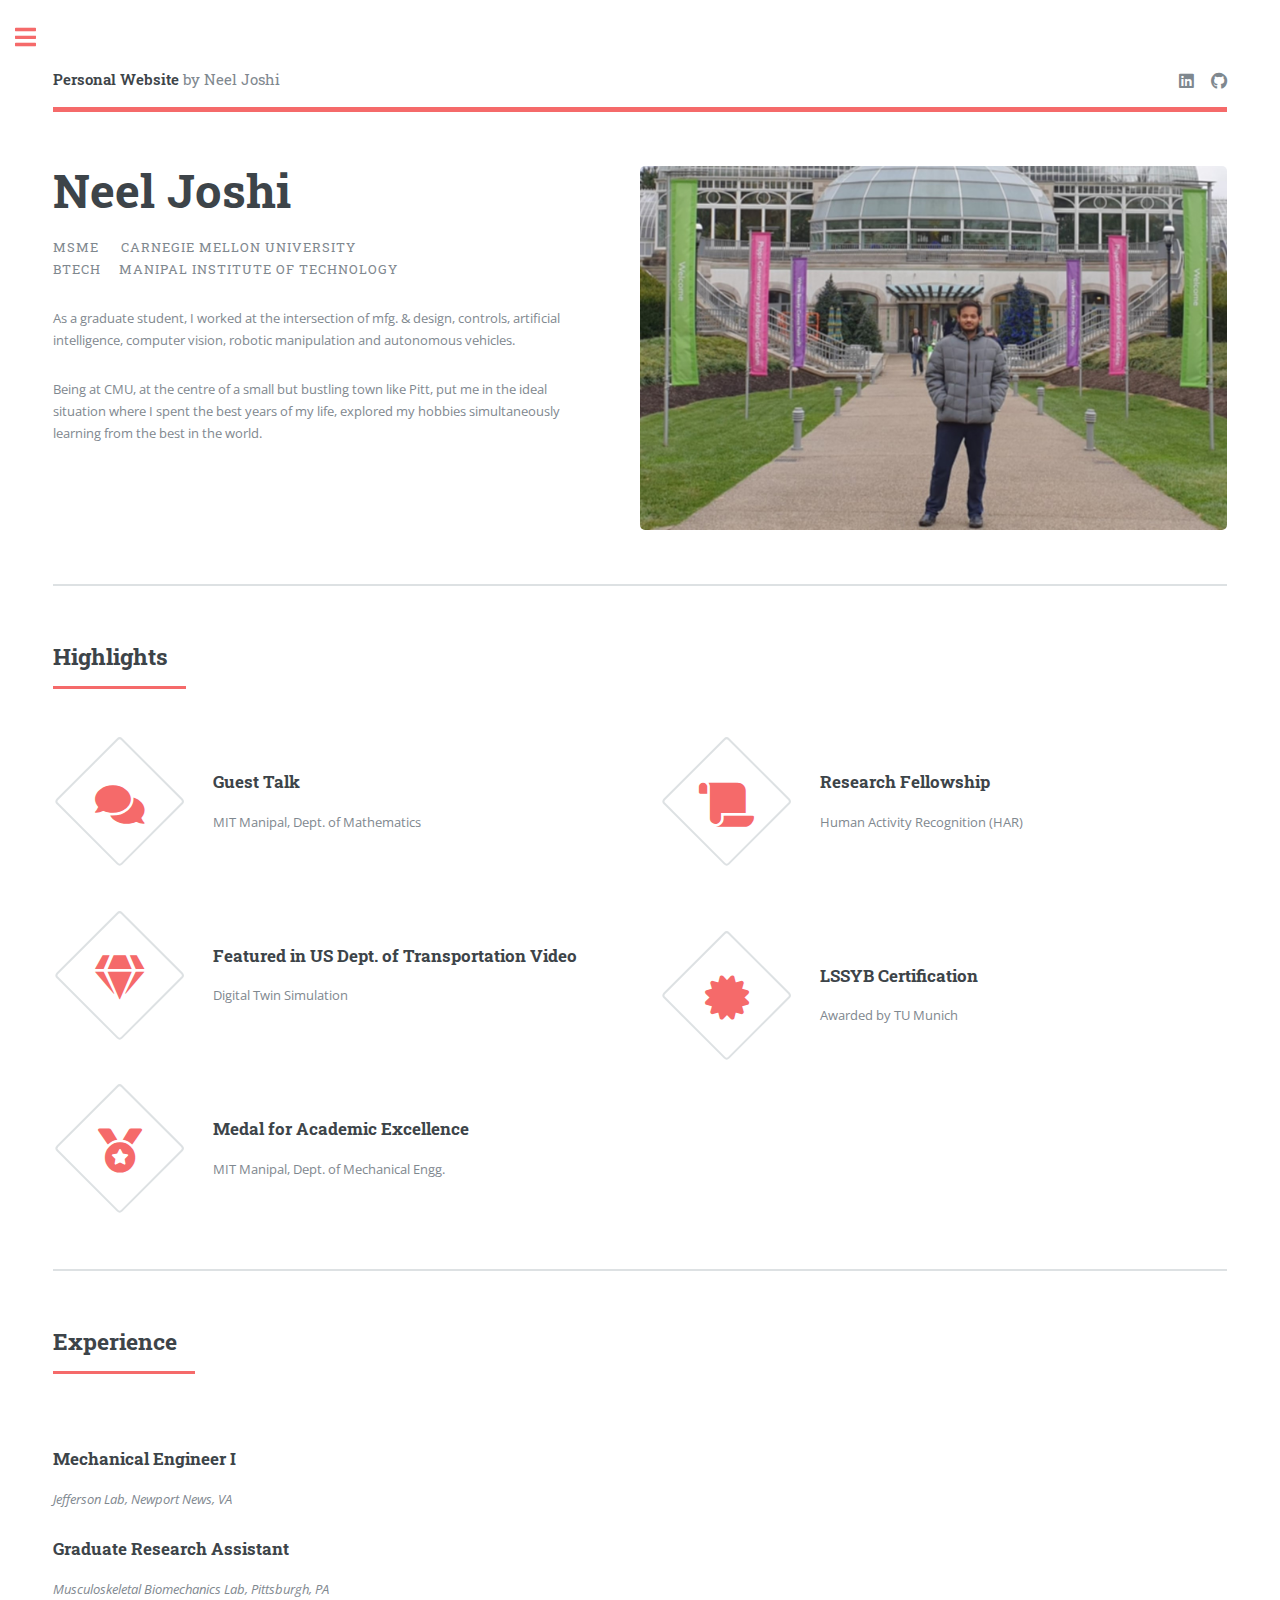
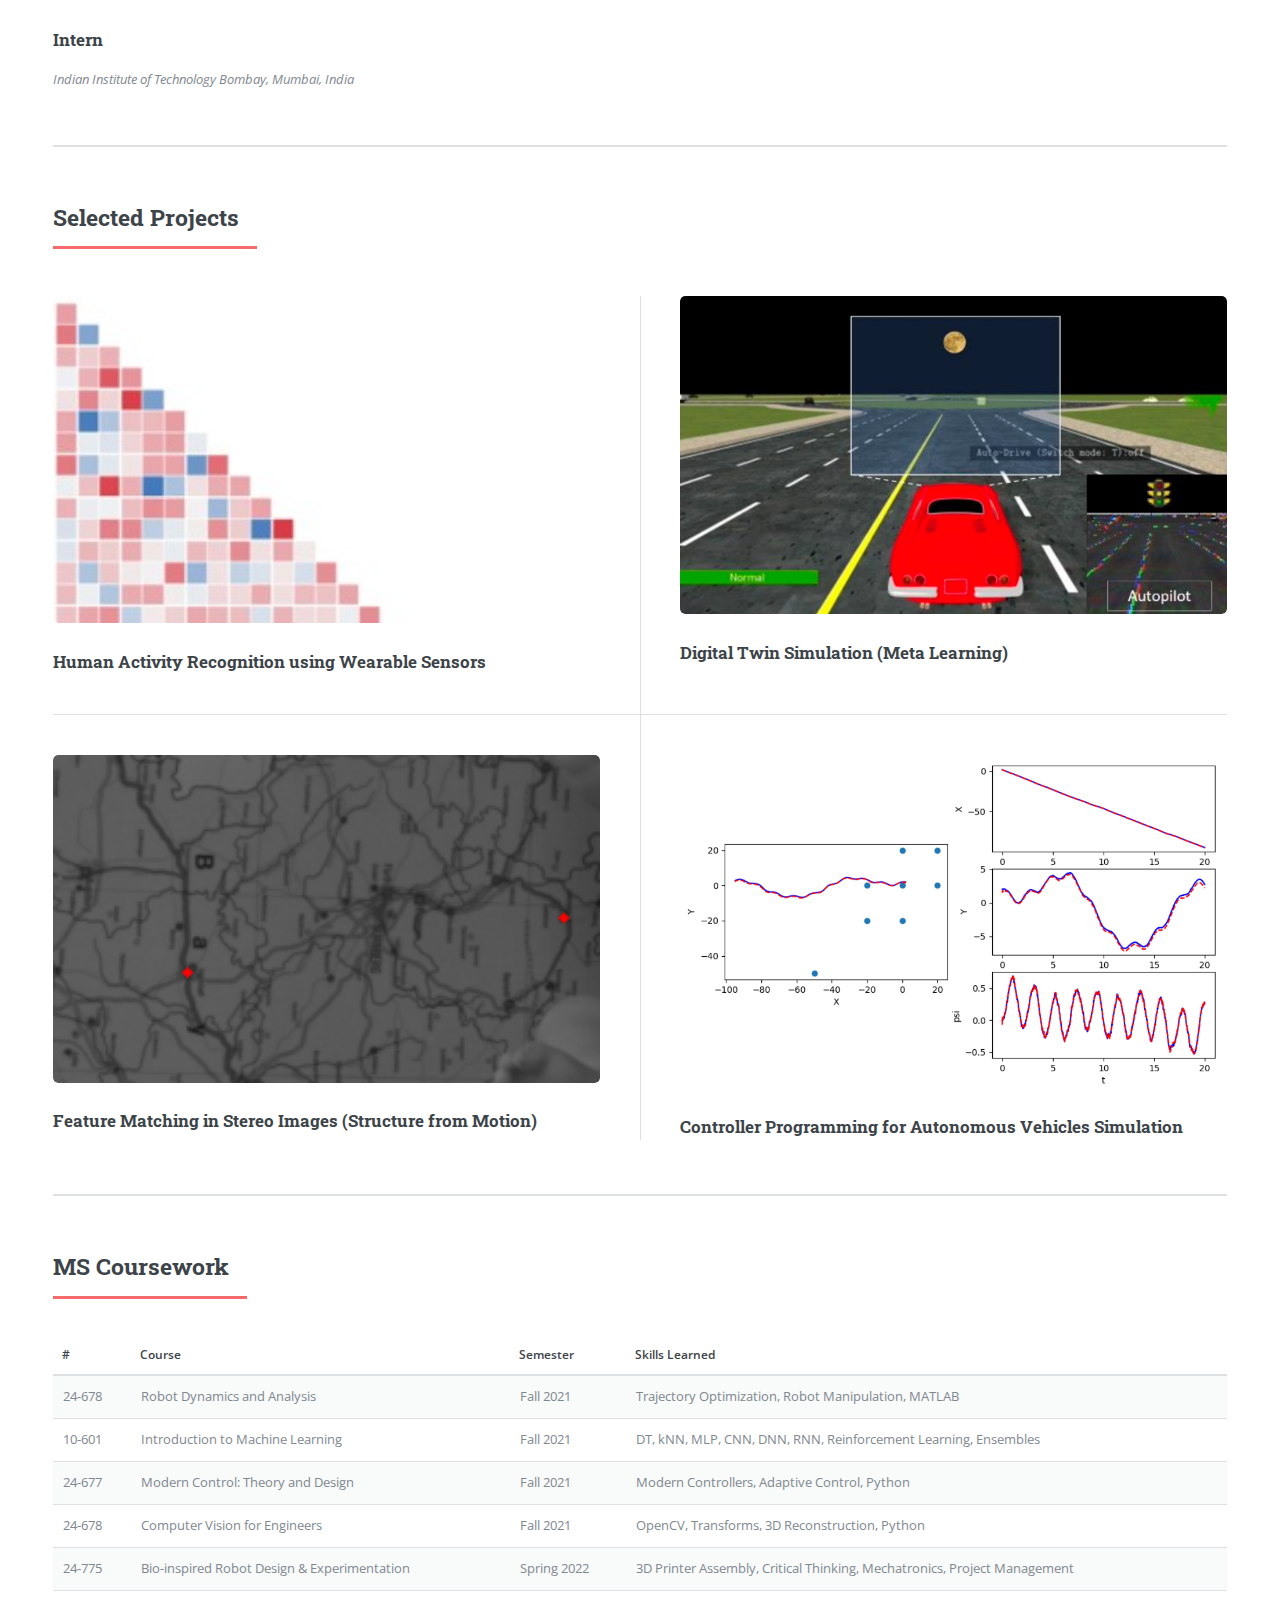
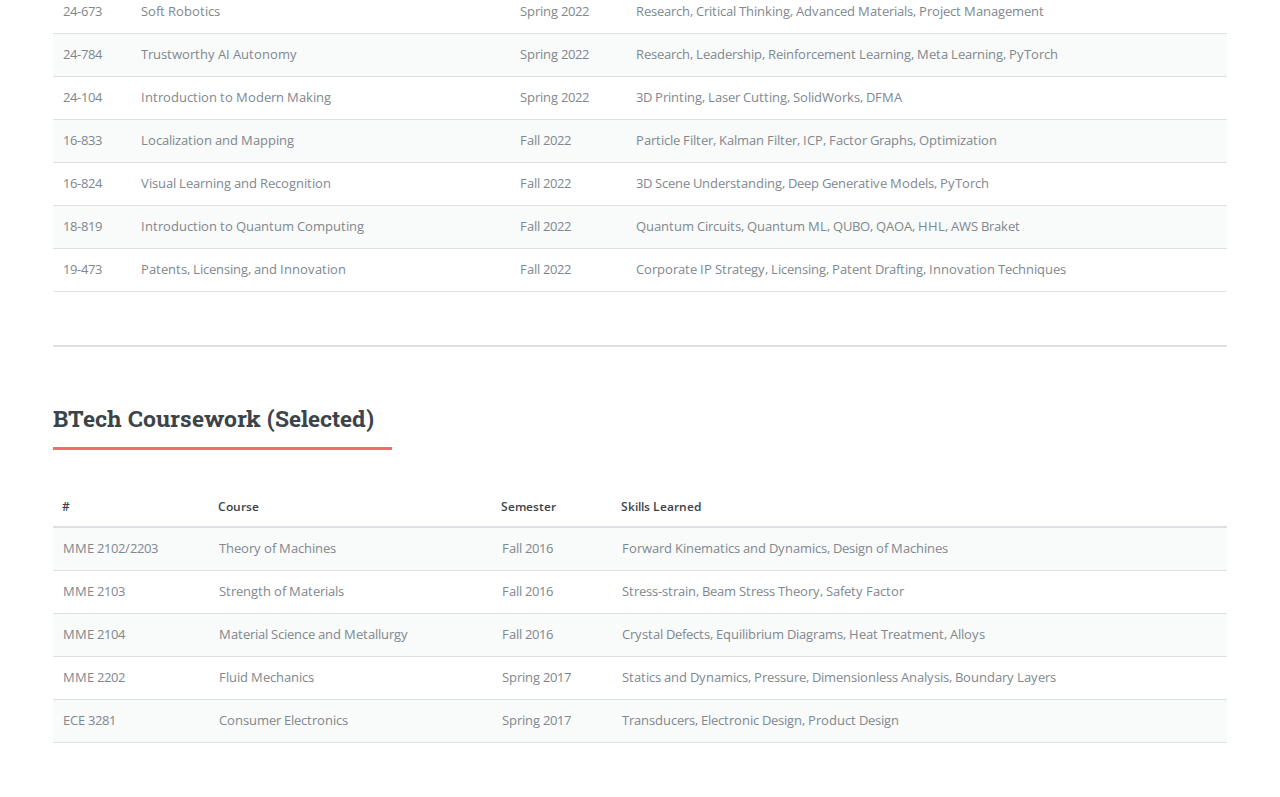
<file: index.html>
<!DOCTYPE HTML>
<!--
	Editorial by HTML5 UP
	html5up.net | @ajlkn
	Free for personal and commercial use under the CCA 3.0 license (html5up.net/license)
-->
<html>
	<head>
		<!-- Google tag (gtag.js) -->
		<script async src="https://www.googletagmanager.com/gtag/js?id=G-4N1E99E00S"></script>
		<script>
		  window.dataLayer = window.dataLayer || [];
		  function gtag(){dataLayer.push(arguments);}
		  gtag('js', new Date());
		
		  gtag('config', 'G-4N1E99E00S');
		</script>
		
		<title>Portfolio</title>
		<meta charset="utf-8" />
		<meta name="viewport" content="width=device-width, initial-scale=1, user-scalable=no" />
		<link rel="stylesheet" href="assets/css/main.css" />
	</head>
	<body class="is-preload">

		<!-- Wrapper -->
			<div id="wrapper">

				<!-- Main -->
					<div id="main">
						<div class="inner">

							<!-- Header -->
								<header id="header">
									<a href="index.html" class="logo"><strong>Personal Website</strong> by Neel Joshi</a>
									<ul class="icons">
										<li><a href="http://www.linkedin.com/in/neeldjoshi" class="icon brands fa-linkedin"><span class="label">Linkedin</span></a></li>
										<!-- <li><a href="#" class="icon brands fa-twitter"><span class="label">Twitter</span></a></li> -->
										<li><a href="https://github.com/neeldjoshi97" class="icon brands fa-github"><span class="label">Github</span></a></li>
										<!-- <li><a href="#" class="icon brands fa-facebook-f"><span class="label">Facebook</span></a></li> -->
										<!-- <li><a href="#" class="icon brands fa-snapchat-ghost"><span class="label">Snapchat</span></a></li> -->
									</ul>
								</header>

							<!-- Banner -->
								<section id="banner">
									<div class="content">
										<header>
											<h1>Neel Joshi</h1>
											<!-- <p>Consultant for Industry 4.0</p> -->
											<p>MSME &emsp; Carnegie Mellon University <br> BTech &emsp;Manipal Institute of Technology </p>
										</header>
										<p>As a graduate student, I worked at the intersection of mfg. & design, controls,
											artificial intelligence, computer vision, robotic manipulation and autonomous vehicles.</p>
										<p>
											Being at CMU,
											at the centre of a small but bustling town like Pitt, put me in the ideal situation where I spent the
											best years of my life, explored my hobbies simultaneously learning from the best in the world.
										</p>
<!-- 										<ul class="actions">
											<li><a href="CV.pdf" target="_blank" class="button big">CV</a></li> -->
										</ul>
									</div>
									<span class="image object">
										<img src="images/dp.jpg" alt="" />
									</span>
								</section>

								<section>
									<header class="major">
										<h2>Highlights</h2>
									</header>
									<div class="features">
										<article>
											<span class="icon solid fa-comments"></span>
											<div class="content">
												<h3>Guest Talk</h3>
												<p>MIT Manipal, Dept. of Mathematics</p>
											</div>
										</article>
										<article>
											<span class="icon solid fa-scroll"></span>
											<div class="content">
												<h3>Research Fellowship</h3>
												<p>Human Activity Recognition (HAR)</p>
											</div>
										</article>
										<article>
											<span class="icon solid fa-gem"></span>
											<div class="content">
												<h3>Featured in US Dept. of Transportation Video</h3>
												<p>Digital Twin Simulation</p>
											</div>
										</article>
										<article>
											<span class="icon solid fa-certificate"></span>
											<div class="content">
												<h3>LSSYB Certification</h3>
												<p>Awarded by TU Munich</p>
											</div>
										</article>
										<article>
											<span class="icon solid fa-medal"></span>
											<div class="content">
												<h3>Medal for Academic Excellence</h3>
												<p>MIT Manipal, Dept. of Mechanical Engg.</p>
											</div>
										</article>
									</div>
								</section>

								<section>
									<header class="major">
										<h2>Experience</h2>
									</header>
									<div>
										<div>
											<p>
												<h3>Mechanical Engineer I</h3>
												<i>Jefferson Lab, Newport News, VA</i>
											</p>
										</div>
										<div>
											<p>
												<h3>Graduate Research Assistant</h3>
												<i>Musculoskeletal Biomechanics Lab, Pittsburgh, PA</i>
											</p>
										</div>
										<div>
											<p>
												<h3>Intern</h3>
												<i>Indian Institute of Technology Bombay, Mumbai, India</i>
											</p>
										</div>
									</div>
								</section>

								<section>
									<header class="major">
										<h2>Selected Projects</h2>
									</header>
									<div class="posts">
										<article>
											<a href="showcase.html" class="image"><img src="images/har.jpg" alt="" /></a>
											<h3>Human Activity Recognition using Wearable Sensors</h3>
										</article>
										<article>
											<a href="showcase.html" class="image"><img src="images/digital_twin_2.png" alt="" /></a>
											<h3>Digital Twin Simulation (Meta Learning)</h3>
										</article>
										<article>
											<a href="showcase.html" class="image"><img src="images/baby_right.png" alt="" /></a>
											<h3>Feature Matching in Stereo Images (Structure from Motion)</h3>
										</article>
										<article>
											<a href="showcase.html" class="image"><img src="images/ekf.PNG" alt="" /></a>
											<h3>Controller Programming for Autonomous Vehicles Simulation</h3>
										</article>
										<!-- <article>
											<a href="#" class="image"><img src="images/pic03.jpg" alt="" /></a>
											<h3>Project 3</h3>
											<p>[_]</p>
											<ul class="actions">
												<li><a href="#" class="button">More</a></li>
											</ul>
										</article>
										<article>
											<a href="#" class="image"><img src="images/pic04.jpg" alt="" /></a>
											<h3>Project 4</h3>
											<p>[_]</p>
											<ul class="actions">
												<li><a href="#" class="button">More</a></li>
											</ul>
										</article> -->
										<!-- <article>
											<a href="#" class="image"><img src="images/pic05.jpg" alt="" /></a>
											<h3>Feugiat lorem aenean</h3>
											<p>Aenean ornare velit lacus, ac varius enim lorem ullamcorper dolore. Proin aliquam facilisis ante interdum. Sed nulla amet lorem feugiat tempus aliquam.</p>
											<ul class="actions">
												<li><a href="#" class="button">More</a></li>
											</ul>
										</article>
										<article>
											<a href="#" class="image"><img src="images/pic06.jpg" alt="" /></a>
											<h3>Amet varius aliquam</h3>
											<p>Aenean ornare velit lacus, ac varius enim lorem ullamcorper dolore. Proin aliquam facilisis ante interdum. Sed nulla amet lorem feugiat tempus aliquam.</p>
											<ul class="actions">
												<li><a href="#" class="button">More</a></li>
											</ul>
										</article> -->
									</div>
								</section>

								<section>
									<header class="major">
										<h2>MS Coursework</h2>
									</header>

									<!-- <h4>Default</h4> -->
									<div class="table-wrapper">
										<table>
											<thead>
												<tr>
													<th>#</th>
													<th>Course</th>
													<th>Semester</th>
													<th>Skills Learned</th>
												</tr>
											</thead>
											<tbody>
												<tr>
													<td>24-678</td>
													<td>Robot Dynamics and Analysis</td>
													<td>Fall 2021</td>
													<td>Trajectory Optimization, Robot Manipulation, MATLAB</td>
												</tr>
												<tr>
													<td>10-601</td>
													<td>Introduction to Machine Learning</td>
													<td>Fall 2021</td>
													<td>DT, kNN, MLP, CNN, DNN, RNN, Reinforcement Learning, Ensembles</td>
												</tr>
												<tr>
													<td>24-677</td>
													<td>Modern Control: Theory and Design</td>
													<td>Fall 2021</td>
													<td>Modern Controllers, Adaptive Control, Python</td>
												</tr>
												<tr>
													<td>24-678</td>
													<td>Computer Vision for Engineers</td>
													<td>Fall 2021</td>
													<td>OpenCV, Transforms, 3D Reconstruction, Python</td>
												</tr>
												<tr>
													<td>24-775</td>
													<td>Bio-inspired Robot Design & Experimentation</td>
													<td>Spring 2022</td>
													<td>3D Printer Assembly, Critical Thinking, Mechatronics, Project Management</td>
												</tr>
												<tr>
													<td>24-673</td>
													<td>Soft Robotics</td>
													<td>Spring 2022</td>
													<td>Research, Critical Thinking, Advanced Materials, Project Management</td>
												</tr>
												<tr>
													<td>24-784</td>
													<td>Trustworthy AI Autonomy</td>
													<td>Spring 2022</td>
													<td>Research, Leadership, Reinforcement Learning, Meta Learning, PyTorch</td>
												</tr>
												<tr>
													<td>24-104</td>
													<td>Introduction to Modern Making</td>
													<td>Spring 2022</td>
													<td>3D Printing, Laser Cutting, SolidWorks, DFMA</td>
												</tr>
												<tr>
													<td>16-833</td>
													<td>Localization and Mapping</td>
													<td>Fall 2022</td>
													<td>Particle Filter, Kalman Filter, ICP, Factor Graphs, Optimization</td>
												</tr>
												<tr>
													<td>16-824</td>
													<td>Visual Learning and Recognition</td>
													<td>Fall 2022</td>
													<td>3D Scene Understanding, Deep Generative Models, PyTorch</td>
												</tr>
												<tr>
													<td>18-819</td>
													<td>Introduction to Quantum Computing</td>
													<td>Fall 2022</td>
													<td>Quantum Circuits, Quantum ML, QUBO, QAOA, HHL, AWS Braket</td>
												</tr>
												<tr>
													<td>19-473</td>
													<td>Patents, Licensing, and Innovation</td>
													<td>Fall 2022</td>
													<td>Corporate IP Strategy, Licensing, Patent Drafting, Innovation Techniques</td>
												</tr>
											</tbody>
											<!-- <tfoot>
												<tr>
													<td colspan="2"></td>
													<td>100.00</td>
												</tr>
											</tfoot> -->
										</table>
									</div>
								</section>
								<section>
									<header class="major">
										<h2>BTech Coursework (Selected)</h2>
									</header>

									<div class="table-wrapper">
										<table>
											<thead>
												<tr>
													<th>#</th>
													<th>Course</th>
													<th>Semester</th>
													<th>Skills Learned</th>
												</tr>
											</thead>
											<tbody>
												<tr>
													<td>MME 2102/2203</td>
													<td>Theory of Machines</td>
													<td>Fall 2016</td>
													<td>Forward Kinematics and Dynamics, Design of Machines</td>
												</tr>
												<tr>
													<td>MME 2103</td>
													<td>Strength of Materials</td>
													<td>Fall 2016</td>
													<td>Stress-strain, Beam Stress Theory, Safety Factor</td>
												</tr>
												<tr>
													<td>MME 2104</td>
													<td>Material Science and Metallurgy</td>
													<td>Fall 2016</td>
													<td>Crystal Defects, Equilibrium Diagrams, Heat Treatment, Alloys</td>
												</tr>
												<tr>
													<td>MME 2202</td>
													<td>Fluid Mechanics</td>
													<td>Spring 2017</td>
													<td>Statics and Dynamics, Pressure, Dimensionless Analysis, Boundary Layers</td>
												</tr>
												<tr>
													<td>ECE 3281</td>
													<td>Consumer Electronics</td>
													<td>Spring 2017</td>
													<td>Transducers, Electronic Design, Product Design</td>
												</tr>
											</tbody>
										</table>
									</div>
								</section>
						</div>
					</div>

				<!-- Sidebar -->
					<div id="sidebar">
						<div class="inner">

							<!-- Search -->
								<!-- <section id="search" class="alt">
									<form method="post" action="#">
										<input type="text" name="query" id="query" placeholder="Search" />
									</form>
								</section> -->

							<!-- Menu -->
								<nav id="menu">
									<header class="major">
										<h2>Menu</h2>
									</header>
									<ul>
										<li><a href="index.html">Homepage</a></li>
										<li><a href="showcase.html">Showcase</a></li>
										<li><a href="hobbies.html">Hobbies</a></li>
										<!-- <li>
											<span class="opener">Submenu</span>
											<ul>
												<li><a href="#">Lorem Dolor</a></li>
												<li><a href="#">Ipsum Adipiscing</a></li>
												<li><a href="#">Tempus Magna</a></li>
												<li><a href="#">Feugiat Veroeros</a></li>
											</ul>
										</li> -->
										<!-- <li><a href="#">Etiam Dolore</a></li>
										<li><a href="#">Adipiscing</a></li> -->
										<!-- <li>
											<span class="opener">Another Submenu</span>
											<ul>
												<li><a href="#">Lorem Dolor</a></li>
												<li><a href="#">Ipsum Adipiscing</a></li>
												<li><a href="#">Tempus Magna</a></li>
												<li><a href="#">Feugiat Veroeros</a></li>
											</ul>
										</li> -->
										<!-- <li><a href="#">Maximus Erat</a></li>
										<li><a href="#">Sapien Mauris</a></li>
										<li><a href="#">Amet Lacinia</a></li> -->
									</ul>
								</nav>

							<!-- Section -->
								<section>
									<header class="major">
										<h2>Recent</h2>
									</header>
									<div class="mini-posts">
										<article>
											<!-- <a href="#" class="image"><img src="images/pic07.jpg" alt="" /></a> -->
											<p>Delivered guest talk at MIT Manipal Dept. of Mathematics 04/09/2024</p>
										</article>
										<!-- <article>
											<a href="#" class="image"><img src="images/pic08.jpg" alt="" /></a>
											<p>Something 2</p>
										</article>
										<article>
											<a href="#" class="image"><img src="images/pic09.jpg" alt="" /></a>
											<p>Something 3.</p>
										</article> -->
									</div>
									<!-- <ul class="actions">
										<li><a href="#" class="button">More</a></li>
									</ul> -->
								</section>

							<!-- Section -->
								<section>
									<header class="major">
										<h2>Get in touch</h2>
									</header>
									<p></p>
									<ul class="contact">
										<li class="icon solid fa-envelope"><a href="mailto: neeldjoshi@gmail.com">neeldjoshi@gmail.com</a></li>
										<!-- <li class="icon solid fa-phone">(412) 954-8693</li> -->
										<!-- <li class="icon solid fa-home">1234 Somewhere Road #8254<br />
										Nashville, TN 00000-0000</li> -->
									</ul>
								</section>

							<!-- Footer -->
								<footer id="footer">
									<p class="copyright">&copy; Neel Joshi 2024. All rights reserved. Design: <a href="https://html5up.net">HTML5 UP</a>.</p>
								</footer>

						</div>
					</div>

			</div>

		<!-- Scripts -->
			<script src="assets/js/jquery.min.js"></script>
			<script src="assets/js/browser.min.js"></script>
			<script src="assets/js/breakpoints.min.js"></script>
			<script src="assets/js/util.js"></script>
			<script src="assets/js/main.js"></script>

	</body>
</html>
</file>
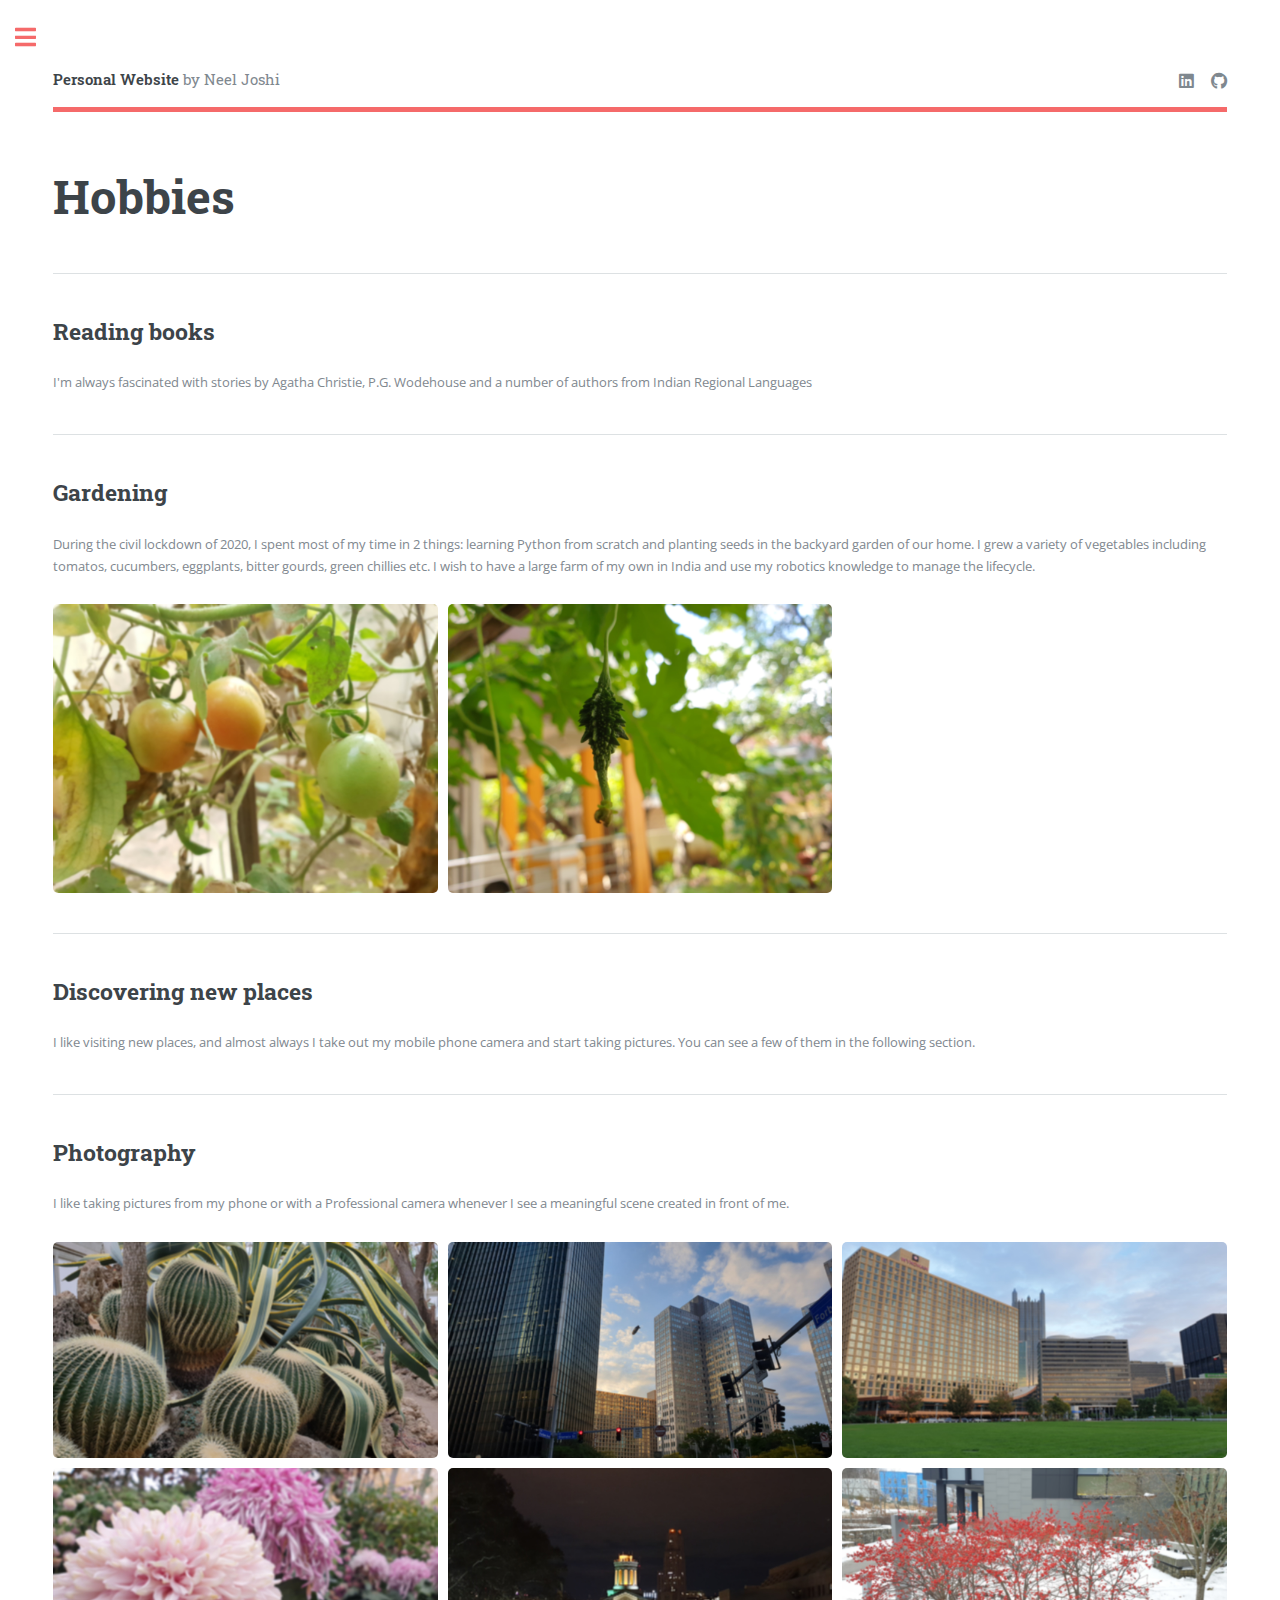
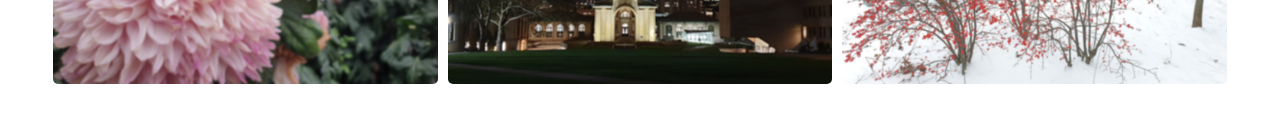
<file: hobbies.html>
<!DOCTYPE HTML>
<!--
	Editorial by HTML5 UP
	html5up.net | @ajlkn
	Free for personal and commercial use under the CCA 3.0 license (html5up.net/license)
-->
<html>
	<head>
		<!-- Google tag (gtag.js) -->
		<script async src="https://www.googletagmanager.com/gtag/js?id=G-4N1E99E00S"></script>
		<script>
		  window.dataLayer = window.dataLayer || [];
		  function gtag(){dataLayer.push(arguments);}
		  gtag('js', new Date());
		
		  gtag('config', 'G-4N1E99E00S');
		</script>
		<title>Hobbies</title>
		<meta charset="utf-8" />
		<meta name="viewport" content="width=device-width, initial-scale=1, user-scalable=no" />
		<link rel="stylesheet" href="assets/css/main.css" />
	</head>
	<body class="is-preload">

		<!-- Wrapper -->
			<div id="wrapper">

				<!-- Main -->
					<div id="main">
						<div class="inner">

							<!-- Header -->
								<header id="header">
									<a href="index.html" class="logo"><strong>Personal Website</strong> by Neel Joshi</a>
									<ul class="icons">
										<li><a href="http://www.linkedin.com/in/neeldjoshi" class="icon brands fa-linkedin"><span class="label">Linkedin</span></a></li>
										<li><a href="https://github.com/neeldjoshi97" class="icon brands fa-github"><span class="label">Github</span></a></li>
										<!-- <li><a href="#" class="icon brands fa-facebook-f"><span class="label">Facebook</span></a></li> -->
									</ul>
								</header>

							<!-- Content -->
								<section>
									<header class="main">
										<h1>Hobbies</h1>
									</header>

									<hr class="major" />

									<h2>Reading books</h2>
									<p>I'm always fascinated with stories by Agatha Christie, P.G. Wodehouse and a number of authors from Indian Regional Languages</p>

									<hr class="major" />

									<h2>Gardening</h2>
									<p>During the civil lockdown of 2020, I spent most of my time in 2 things: learning Python from scratch and planting seeds in the
										backyard garden of our home. I grew a variety of vegetables including tomatos, cucumbers, eggplants, bitter gourds, green chillies etc.
										I wish to have a large farm of my own in India and use my robotics knowledge to manage the lifecycle.</p>
									<div class="box alt">
										<div class="row gtr-50 gtr-uniform">
											<div class="col-4"><span class="image fit"><img src="images/tomato.jpg" alt="" /></span></div>
											<div class="col-4"><span class="image fit"><img src="images/bitter_gourd.jpg" alt="" /></span></div>
										</div>
									</div>

									<hr class="major" />

									<h2>Discovering new places</h2>
									<p>I like visiting new places, and almost always I take out my mobile phone camera and start taking pictures.
									You can see a few of them in the following section.</p>

									<hr class="major" />

									<h2>Photography</h2>
									<p>I like taking pictures from my phone or with a Professional camera whenever I see a meaningful scene created in front of me.</p>
									<div class="box alt">
										<div class="row gtr-50 gtr-uniform">
											<div class="col-4"><span class="image fit"><img src="images/cactus.jpg" alt="" /></span></div>
											<div class="col-4"><span class="image fit"><img src="images/downtown.jpg" alt="" /></span></div>
											<div class="col-4"><span class="image fit"><img src="images/hotel.jpg" alt="" /></span></div>
											<!-- Break -->
											<div class="col-4"><span class="image fit"><img src="images/flower.jpg" alt="" /></span></div>
											<div class="col-4"><span class="image fit"><img src="images/cmu.jpg" alt="" /></span></div>
											<div class="col-4"><span class="image fit"><img src="images/cuc.jpg" alt="" /></span></div>
										</div>
									</div>
								</section>

						</div>
					</div>

				<!-- Sidebar -->
					<div id="sidebar">
						<div class="inner">

							<!-- Search -->
								<!-- <section id="search" class="alt">
									<form method="post" action="#">
										<input type="text" name="query" id="query" placeholder="Search" />
									</form>
								</section> -->

							<!-- Menu -->
								<nav id="menu">
									<header class="major">
										<h2>Menu</h2>
									</header>
									<ul>
										<li><a href="index.html">Homepage</a></li>
										<li><a href="showcase.html">Showcase</a></li>
										<li><a href="hobbies.html">Hobbies</a></li>
									</ul>
								</nav>

							<!-- Section -->
								<!-- <section>
									<header class="major">
										<h2>Ante interdum</h2>
									</header>
									<div class="mini-posts">
										<article>
											<a href="#" class="image"><img src="images/pic07.jpg" alt="" /></a>
											<p>Aenean ornare velit lacus, ac varius enim lorem ullamcorper dolore aliquam.</p>
										</article>
										<article>
											<a href="#" class="image"><img src="images/pic08.jpg" alt="" /></a>
											<p>Aenean ornare velit lacus, ac varius enim lorem ullamcorper dolore aliquam.</p>
										</article>
										<article>
											<a href="#" class="image"><img src="images/pic09.jpg" alt="" /></a>
											<p>Aenean ornare velit lacus, ac varius enim lorem ullamcorper dolore aliquam.</p>
										</article>
									</div>
									<ul class="actions">
										<li><a href="#" class="button">More</a></li>
									</ul>
								</section> -->

							<!-- Section -->
								<section>
									<header class="major">
										<h2>Get in touch</h2>
									</header>
									<p></p>
									<ul class="contact">
										<li class="icon solid fa-envelope"><a href="mailto: neeldjoshi@gmail.com">neeldjoshi@gmail.com</a></li>
<!-- 										<li class="icon solid fa-phone">(412) 954-8693</li> -->
									</ul>
								</section>

							<!-- Footer -->
								<footer id="footer">
									<p class="copyright">&copy; Neel Joshi 2024. All rights reserved. Design: <a href="https://html5up.net">HTML5 UP</a>.</p>
								</footer>

						</div>
					</div>

			</div>

		<!-- Scripts -->
			<script src="assets/js/jquery.min.js"></script>
			<script src="assets/js/browser.min.js"></script>
			<script src="assets/js/breakpoints.min.js"></script>
			<script src="assets/js/util.js"></script>
			<script src="assets/js/main.js"></script>

	</body>
</html>
</file>
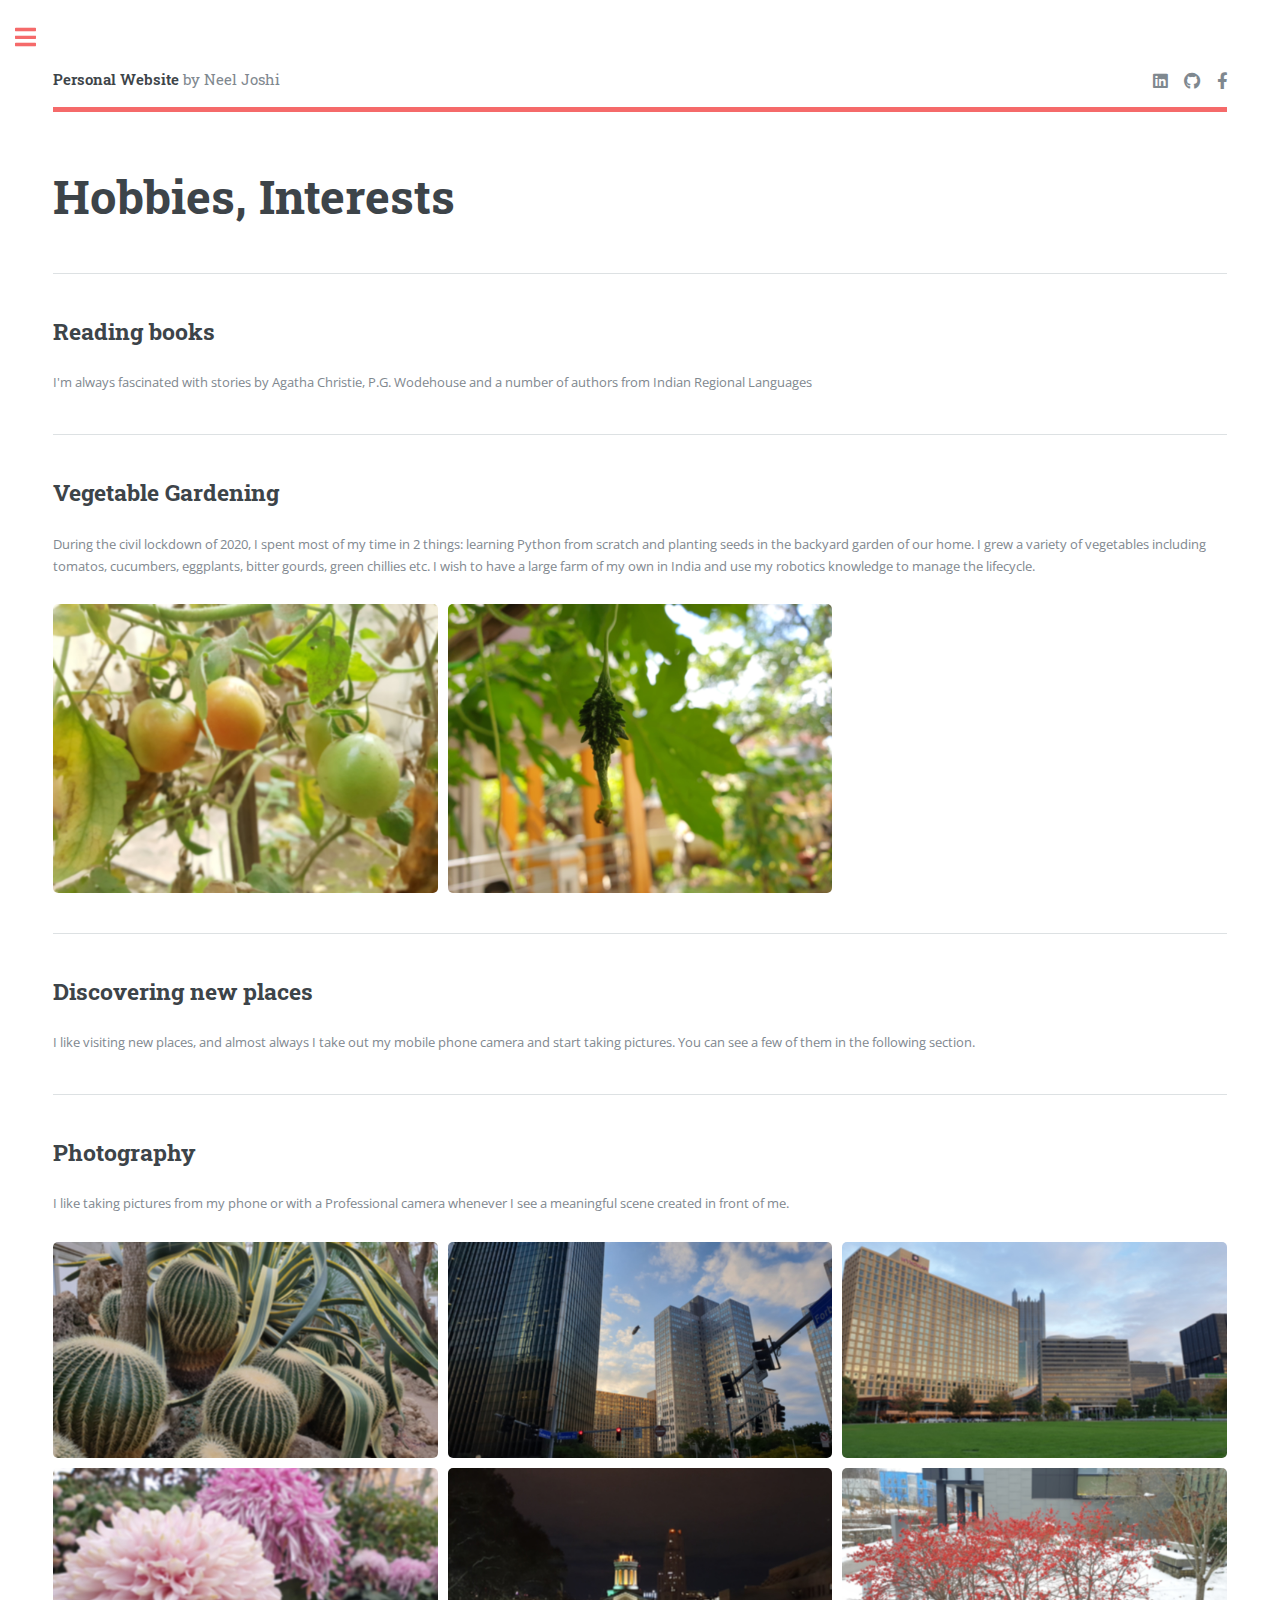
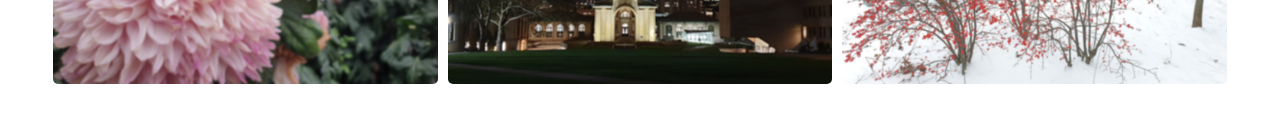
<file: interests.html>
<!DOCTYPE HTML>
<!--
	Editorial by HTML5 UP
	html5up.net | @ajlkn
	Free for personal and commercial use under the CCA 3.0 license (html5up.net/license)
-->
<html>
	<head>
		<!-- Google tag (gtag.js) -->
		<script async src="https://www.googletagmanager.com/gtag/js?id=G-4N1E99E00S"></script>
		<script>
		  window.dataLayer = window.dataLayer || [];
		  function gtag(){dataLayer.push(arguments);}
		  gtag('js', new Date());
		
		  gtag('config', 'G-4N1E99E00S');
		</script>
		<title>Interests</title>
		<meta charset="utf-8" />
		<meta name="viewport" content="width=device-width, initial-scale=1, user-scalable=no" />
		<link rel="stylesheet" href="assets/css/main.css" />
	</head>
	<body class="is-preload">

		<!-- Wrapper -->
			<div id="wrapper">

				<!-- Main -->
					<div id="main">
						<div class="inner">

							<!-- Header -->
								<header id="header">
									<a href="index.html" class="logo"><strong>Personal Website</strong> by Neel Joshi</a>
									<ul class="icons">
										<li><a href="http://www.linkedin.com/in/neeldjoshi" class="icon brands fa-linkedin"><span class="label">Linkedin</span></a></li>
										<li><a href="https://github.com/neeldjoshi97" class="icon brands fa-github"><span class="label">Github</span></a></li>
										<li><a href="#" class="icon brands fa-facebook-f"><span class="label">Facebook</span></a></li>
									</ul>
								</header>

							<!-- Content -->
								<section>
									<header class="main">
										<h1>Hobbies, Interests</h1>
									</header>

									<hr class="major" />

									<h2>Reading books</h2>
									<p>I'm always fascinated with stories by Agatha Christie, P.G. Wodehouse and a number of authors from Indian Regional Languages</p>

									<hr class="major" />

									<h2>Vegetable Gardening</h2>
									<p>During the civil lockdown of 2020, I spent most of my time in 2 things: learning Python from scratch and planting seeds in the
										backyard garden of our home. I grew a variety of vegetables including tomatos, cucumbers, eggplants, bitter gourds, green chillies etc.
										I wish to have a large farm of my own in India and use my robotics knowledge to manage the lifecycle.</p>
									<div class="box alt">
										<div class="row gtr-50 gtr-uniform">
											<div class="col-4"><span class="image fit"><img src="images/tomato.jpg" alt="" /></span></div>
											<div class="col-4"><span class="image fit"><img src="images/bitter_gourd.jpg" alt="" /></span></div>
										</div>
									</div>

									<hr class="major" />

									<h2>Discovering new places</h2>
									<p>I like visiting new places, and almost always I take out my mobile phone camera and start taking pictures.
									You can see a few of them in the following section.</p>

									<hr class="major" />

									<h2>Photography</h2>
									<p>I like taking pictures from my phone or with a Professional camera whenever I see a meaningful scene created in front of me.</p>
									<div class="box alt">
										<div class="row gtr-50 gtr-uniform">
											<div class="col-4"><span class="image fit"><img src="images/cactus.jpg" alt="" /></span></div>
											<div class="col-4"><span class="image fit"><img src="images/downtown.jpg" alt="" /></span></div>
											<div class="col-4"><span class="image fit"><img src="images/hotel.jpg" alt="" /></span></div>
											<!-- Break -->
											<div class="col-4"><span class="image fit"><img src="images/flower.jpg" alt="" /></span></div>
											<div class="col-4"><span class="image fit"><img src="images/cmu.jpg" alt="" /></span></div>
											<div class="col-4"><span class="image fit"><img src="images/cuc.jpg" alt="" /></span></div>
										</div>
									</div>
								</section>

						</div>
					</div>

				<!-- Sidebar -->
					<div id="sidebar">
						<div class="inner">

							<!-- Search -->
								<!-- <section id="search" class="alt">
									<form method="post" action="#">
										<input type="text" name="query" id="query" placeholder="Search" />
									</form>
								</section> -->

							<!-- Menu -->
								<nav id="menu">
									<header class="major">
										<h2>Menu</h2>
									</header>
									<ul>
										<li><a href="index.html">Homepage</a></li>
										<li><a href="showcase.html">Showcase</a></li>
										<li><a href="interests.html">Interests</a></li>
									</ul>
								</nav>

							<!-- Section -->
								<!-- <section>
									<header class="major">
										<h2>Ante interdum</h2>
									</header>
									<div class="mini-posts">
										<article>
											<a href="#" class="image"><img src="images/pic07.jpg" alt="" /></a>
											<p>Aenean ornare velit lacus, ac varius enim lorem ullamcorper dolore aliquam.</p>
										</article>
										<article>
											<a href="#" class="image"><img src="images/pic08.jpg" alt="" /></a>
											<p>Aenean ornare velit lacus, ac varius enim lorem ullamcorper dolore aliquam.</p>
										</article>
										<article>
											<a href="#" class="image"><img src="images/pic09.jpg" alt="" /></a>
											<p>Aenean ornare velit lacus, ac varius enim lorem ullamcorper dolore aliquam.</p>
										</article>
									</div>
									<ul class="actions">
										<li><a href="#" class="button">More</a></li>
									</ul>
								</section> -->

							<!-- Section -->
								<section>
									<header class="major">
										<h2>Get in touch</h2>
									</header>
									<p></p>
									<ul class="contact">
										<li class="icon solid fa-envelope"><a href="mailto: ndjoshi@alumni.cmu.edu">ndjoshi@alumni.cmu.edu</a></li>
<!-- 										<li class="icon solid fa-phone">(412) 954-8693</li> -->
									</ul>
								</section>

							<!-- Footer -->
								<footer id="footer">
									<p class="copyright">&copy; Neel Joshi 2024. All rights reserved. Design: <a href="https://html5up.net">HTML5 UP</a>.</p>
								</footer>

						</div>
					</div>

			</div>

		<!-- Scripts -->
			<script src="assets/js/jquery.min.js"></script>
			<script src="assets/js/browser.min.js"></script>
			<script src="assets/js/breakpoints.min.js"></script>
			<script src="assets/js/util.js"></script>
			<script src="assets/js/main.js"></script>

	</body>
</html>
</file>
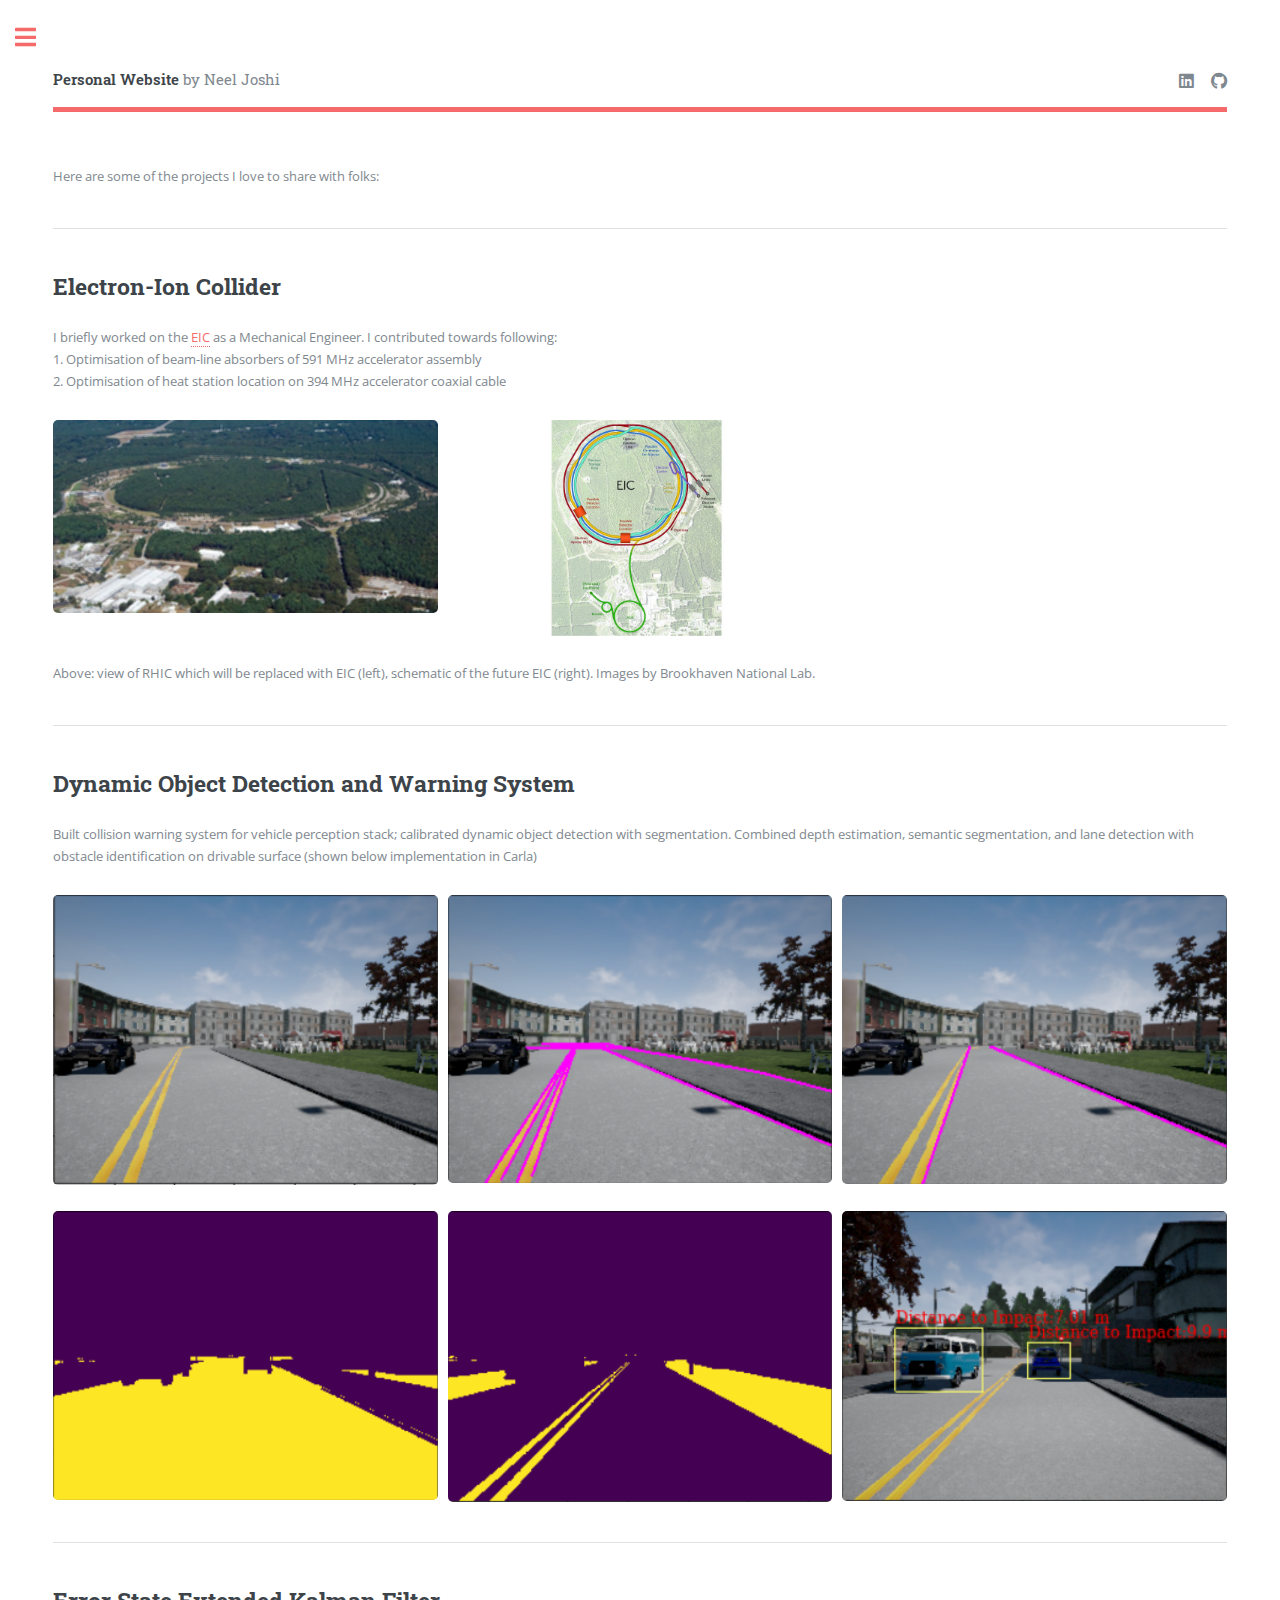
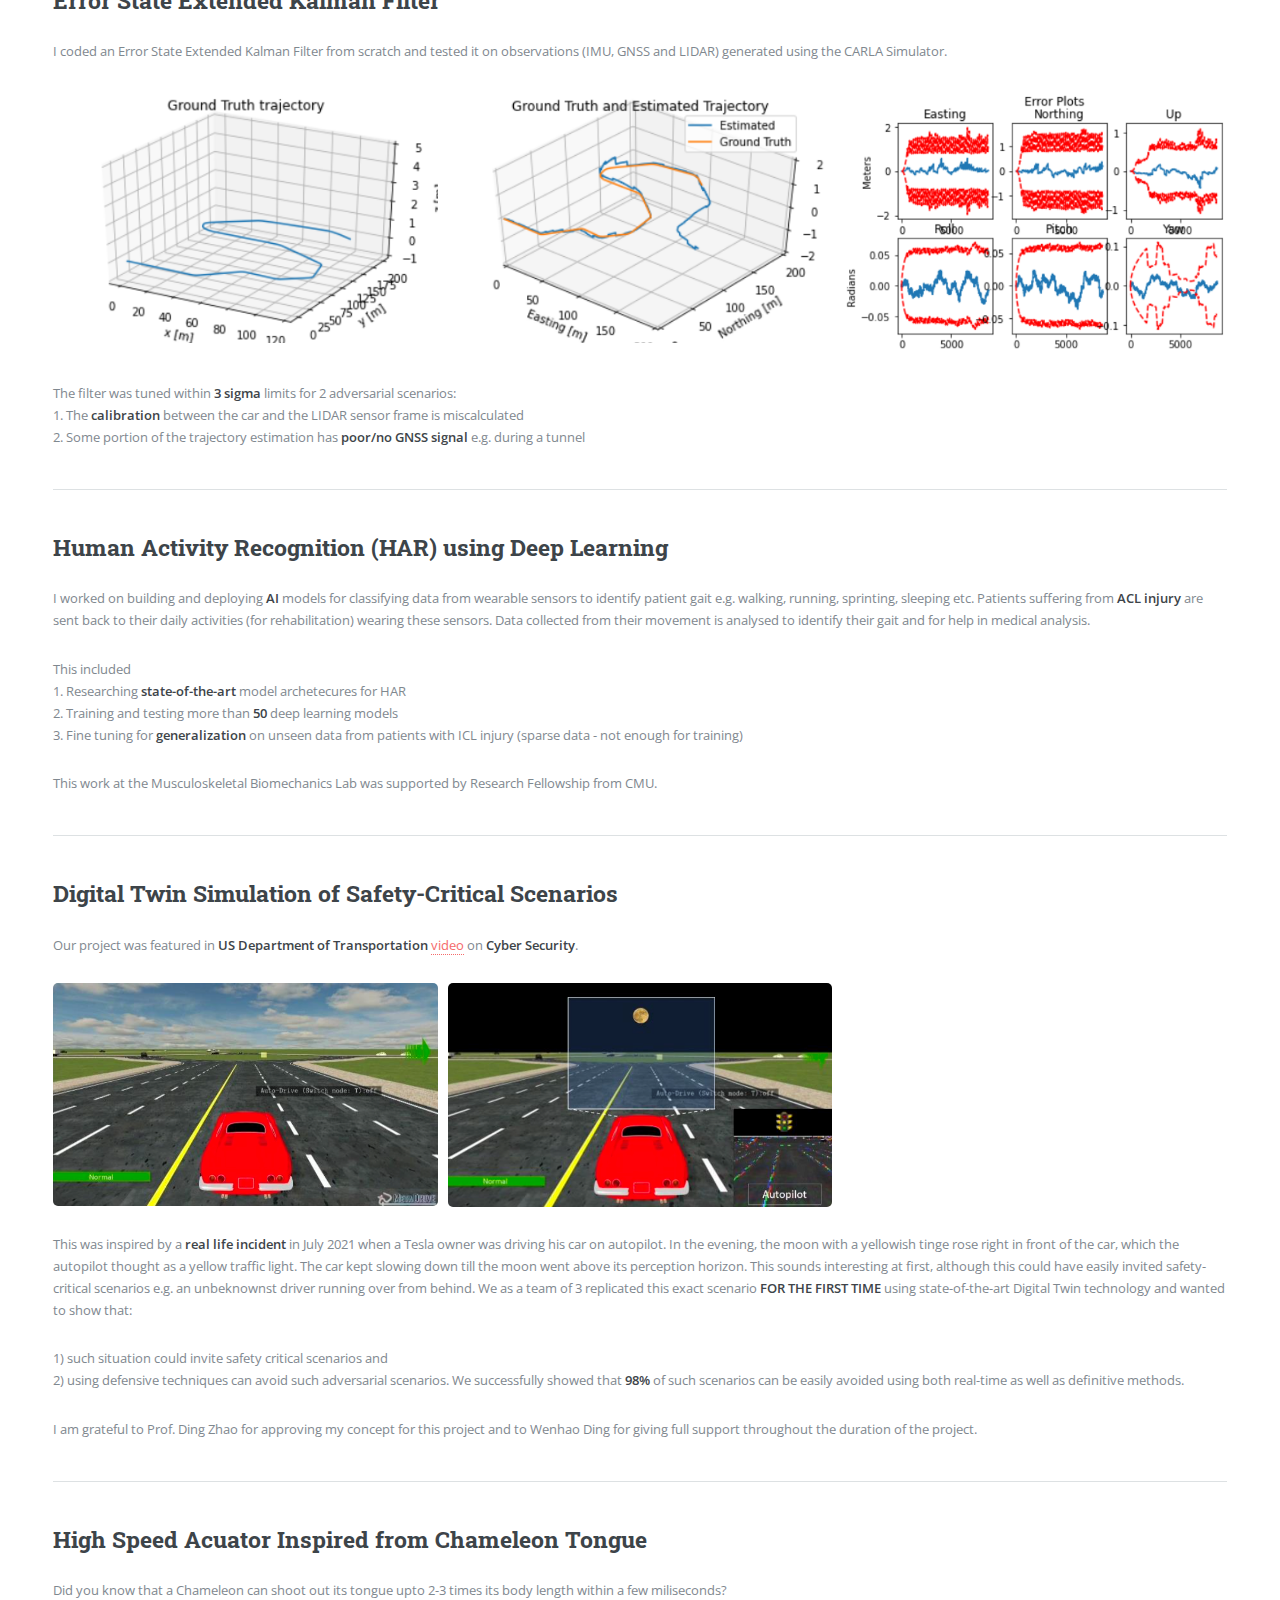
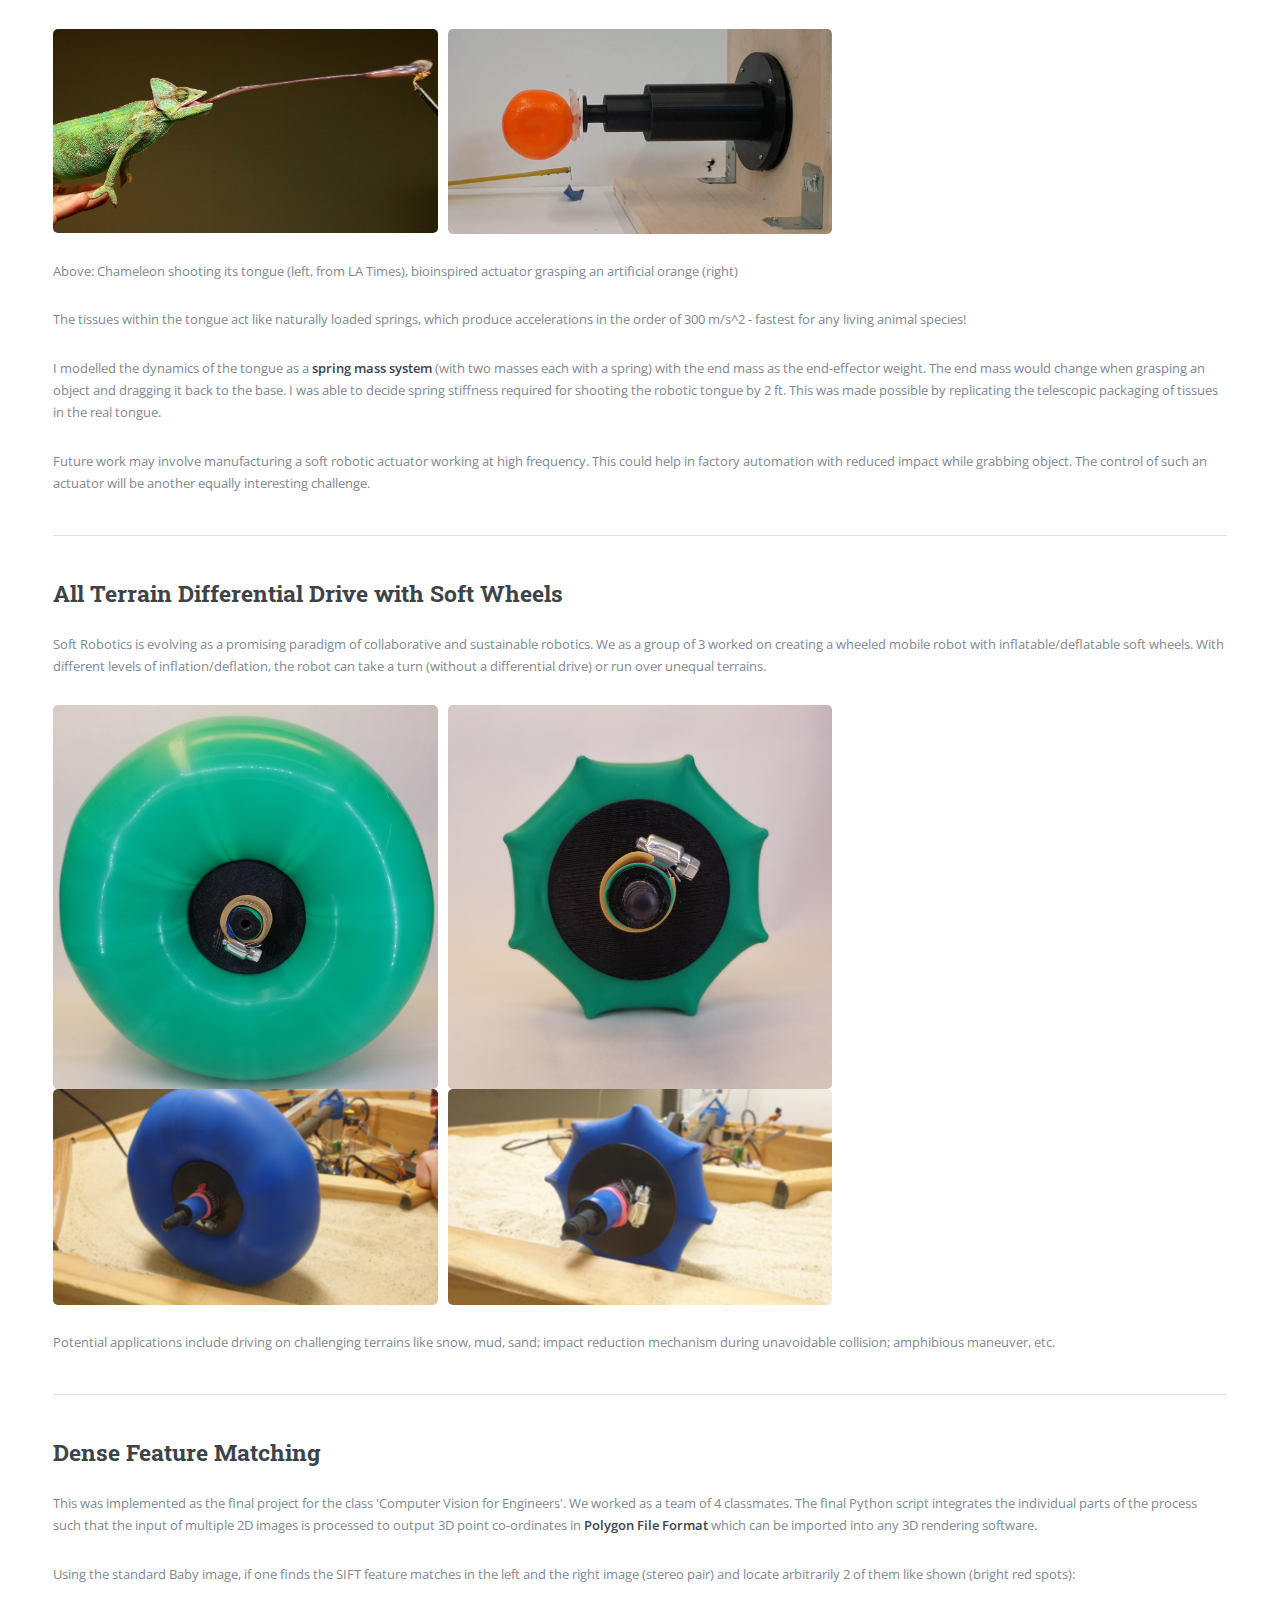
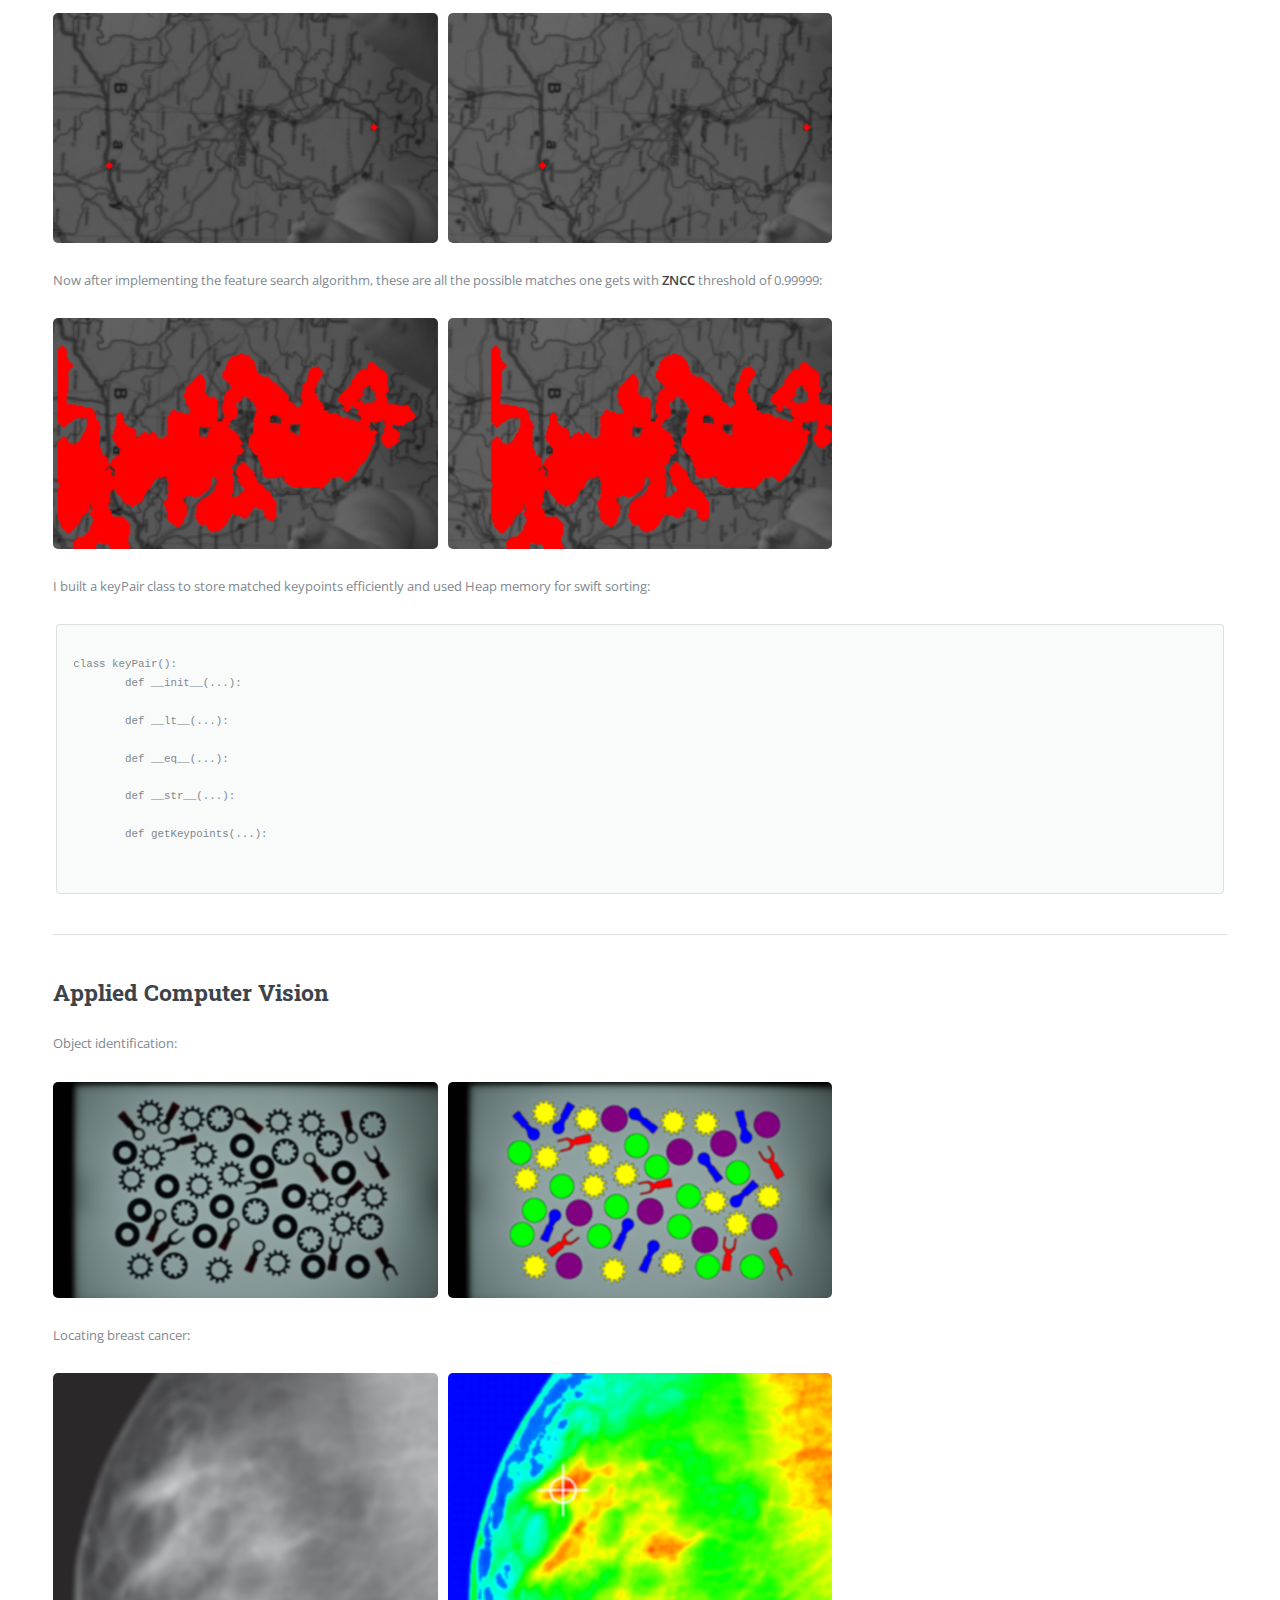
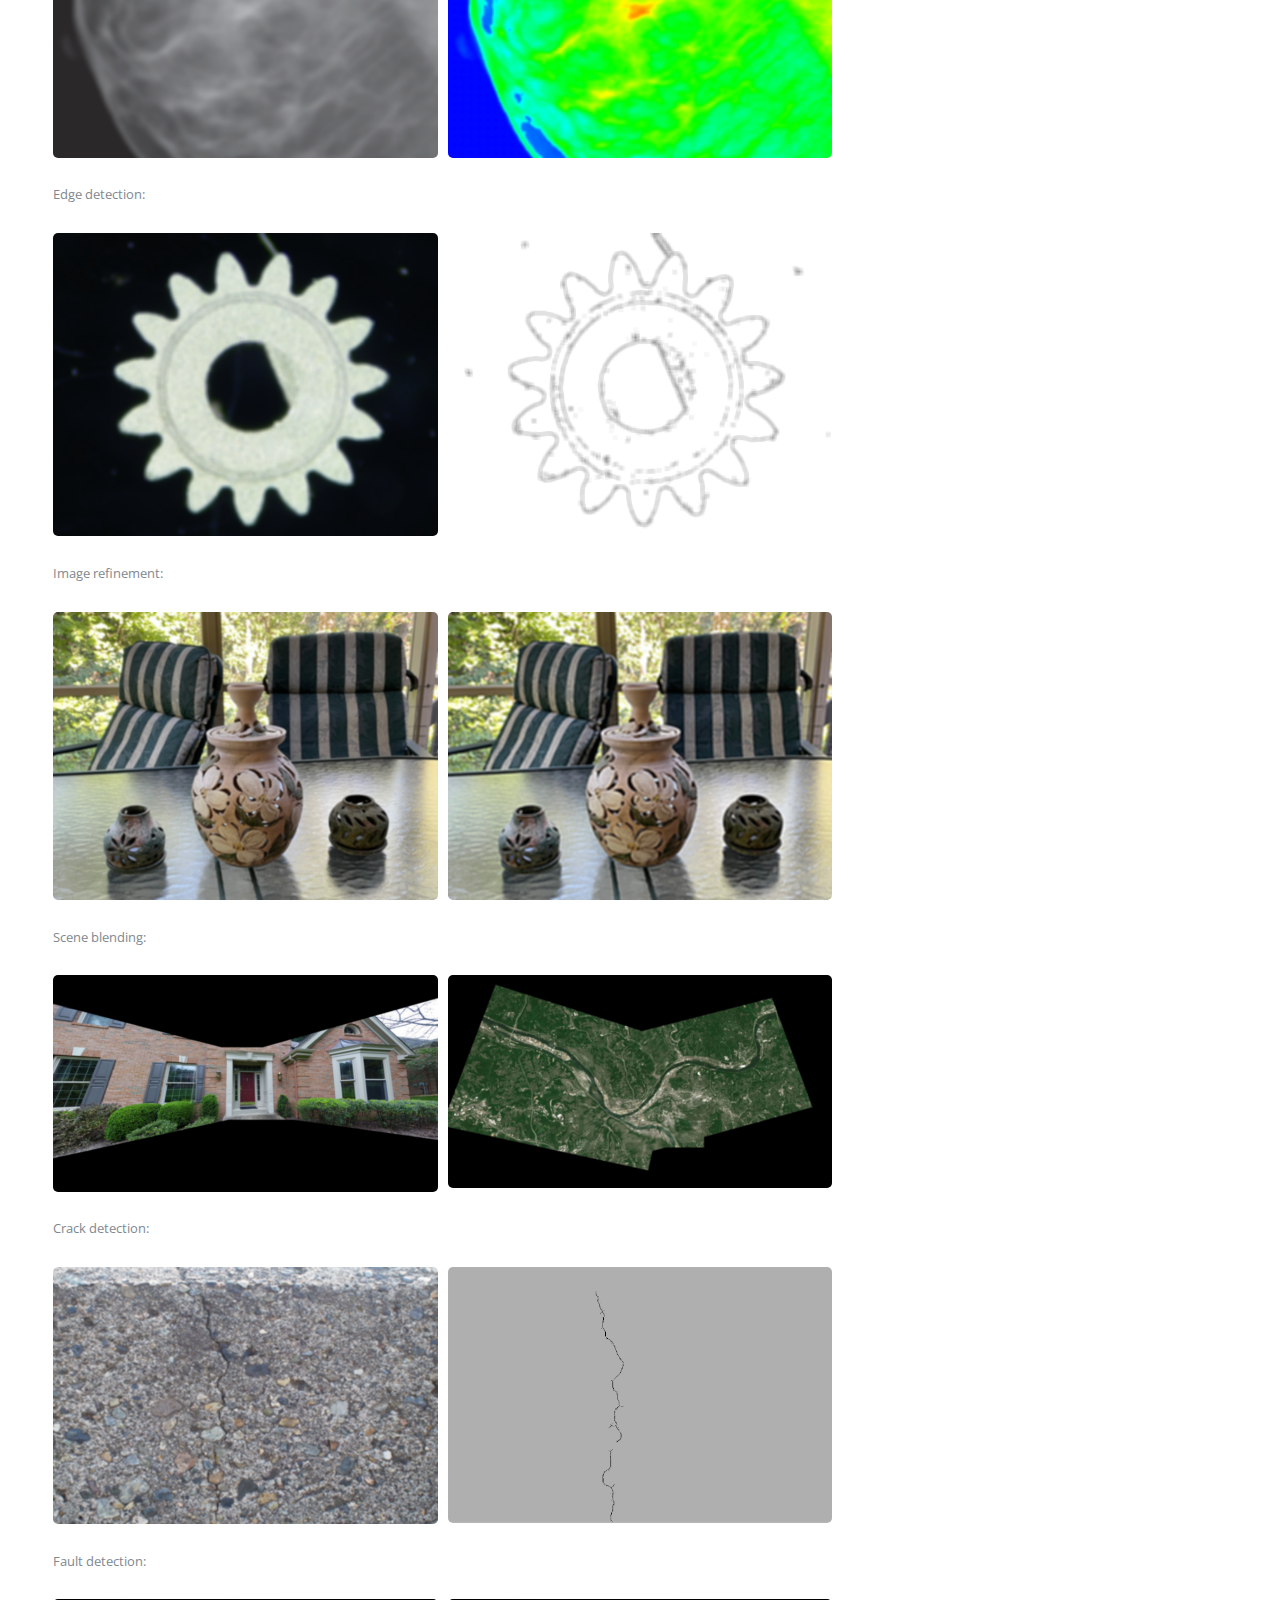
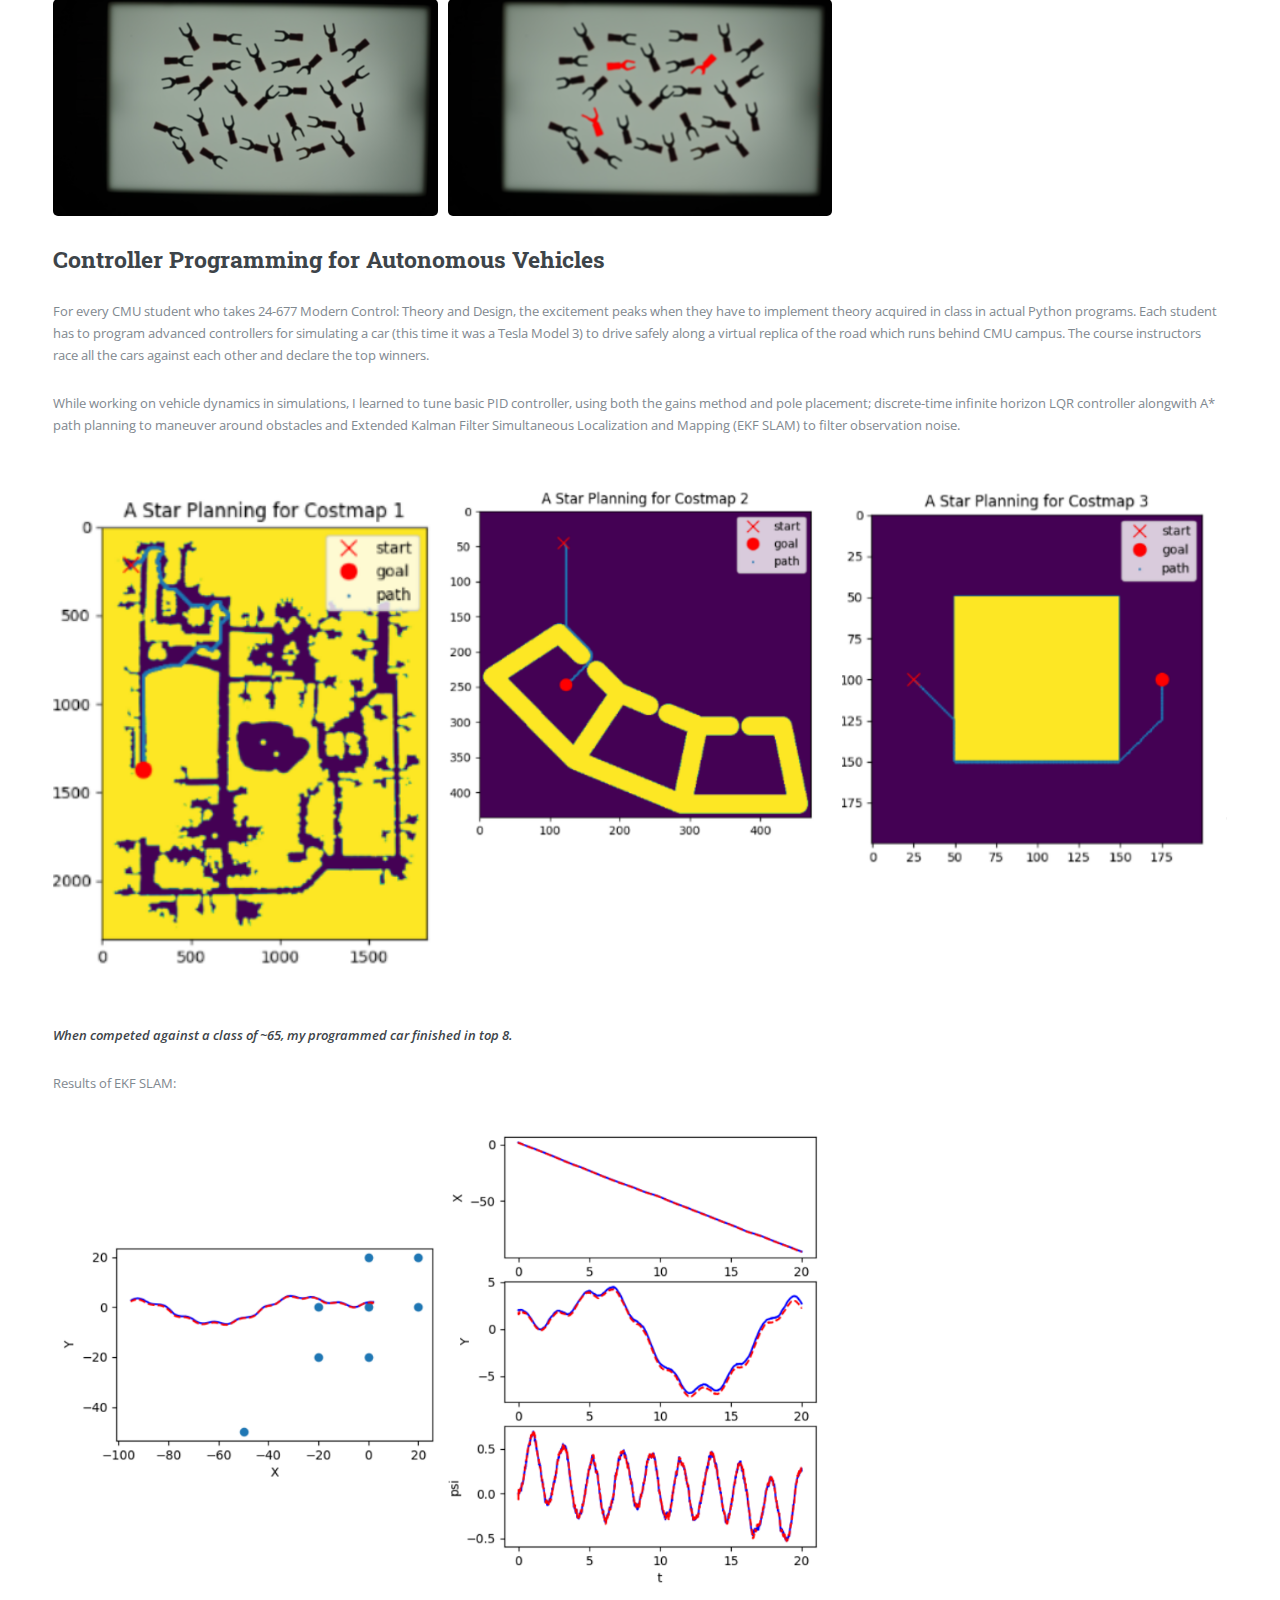
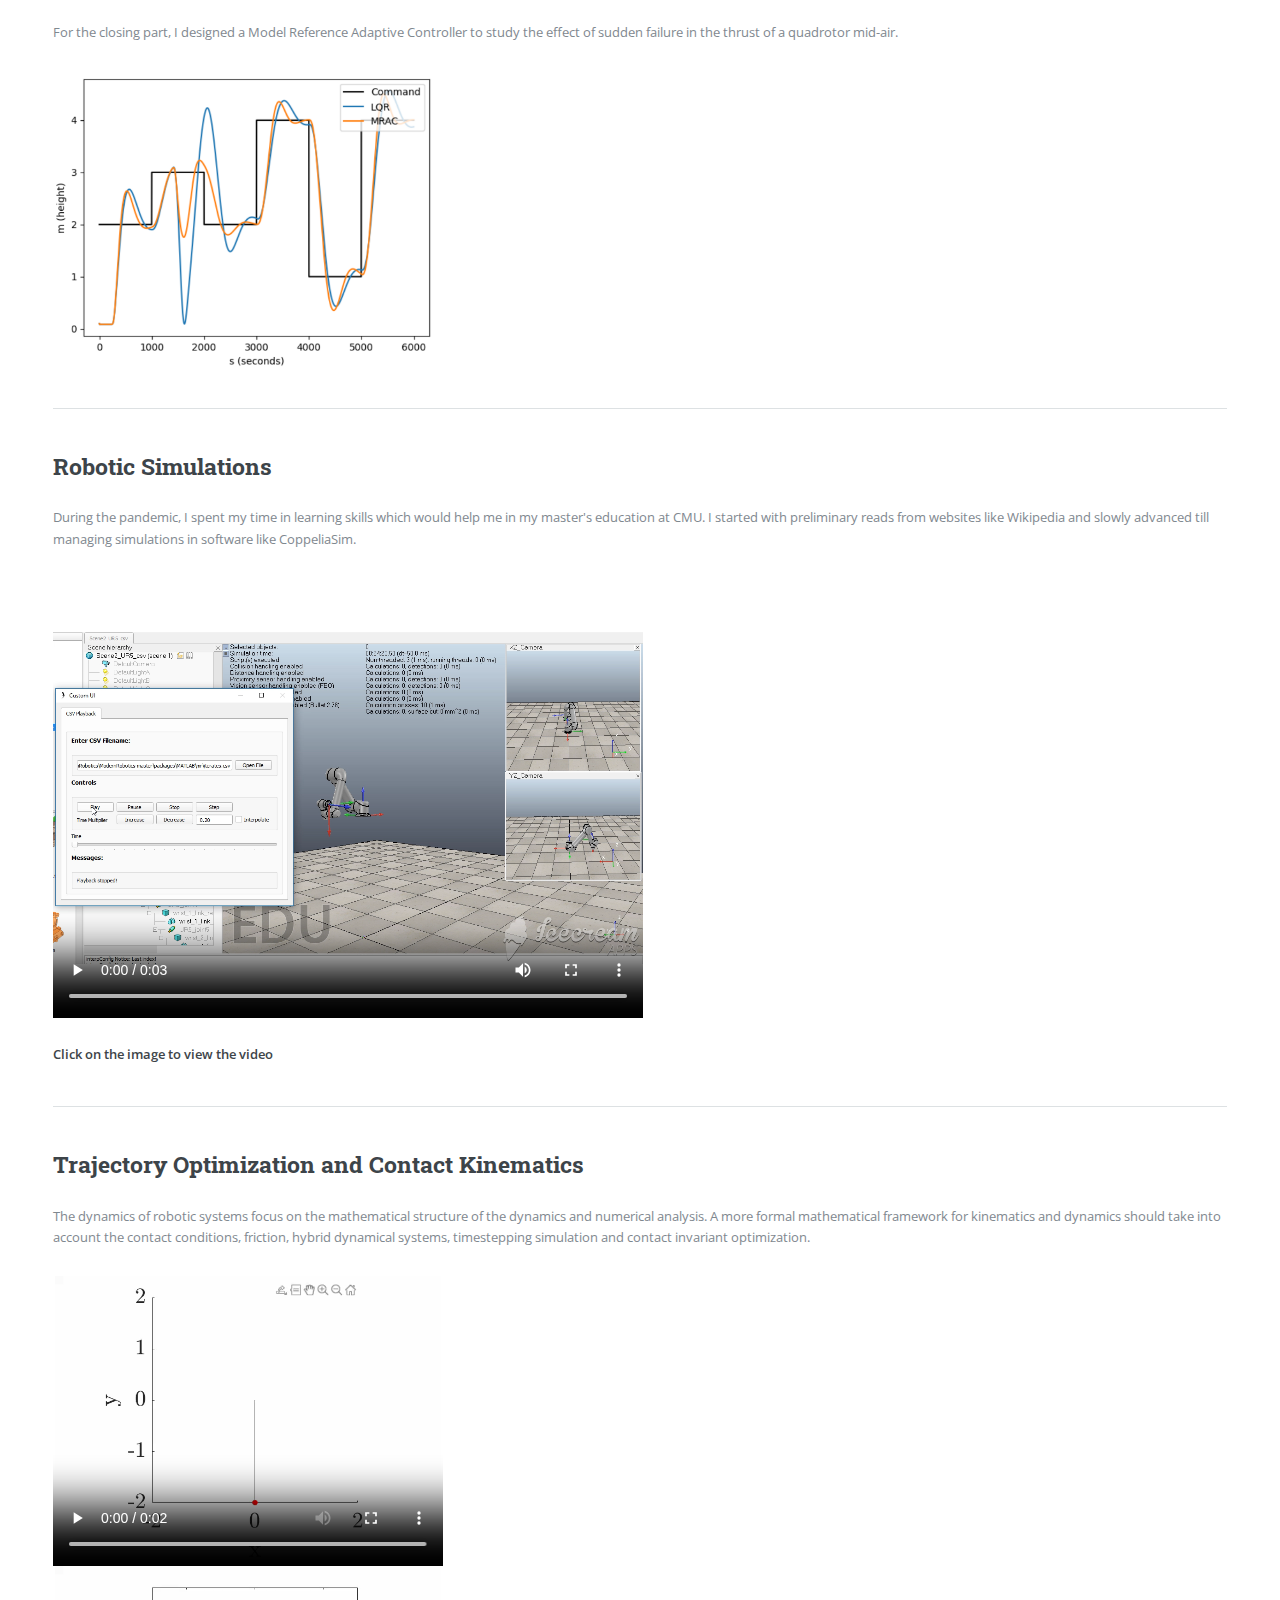
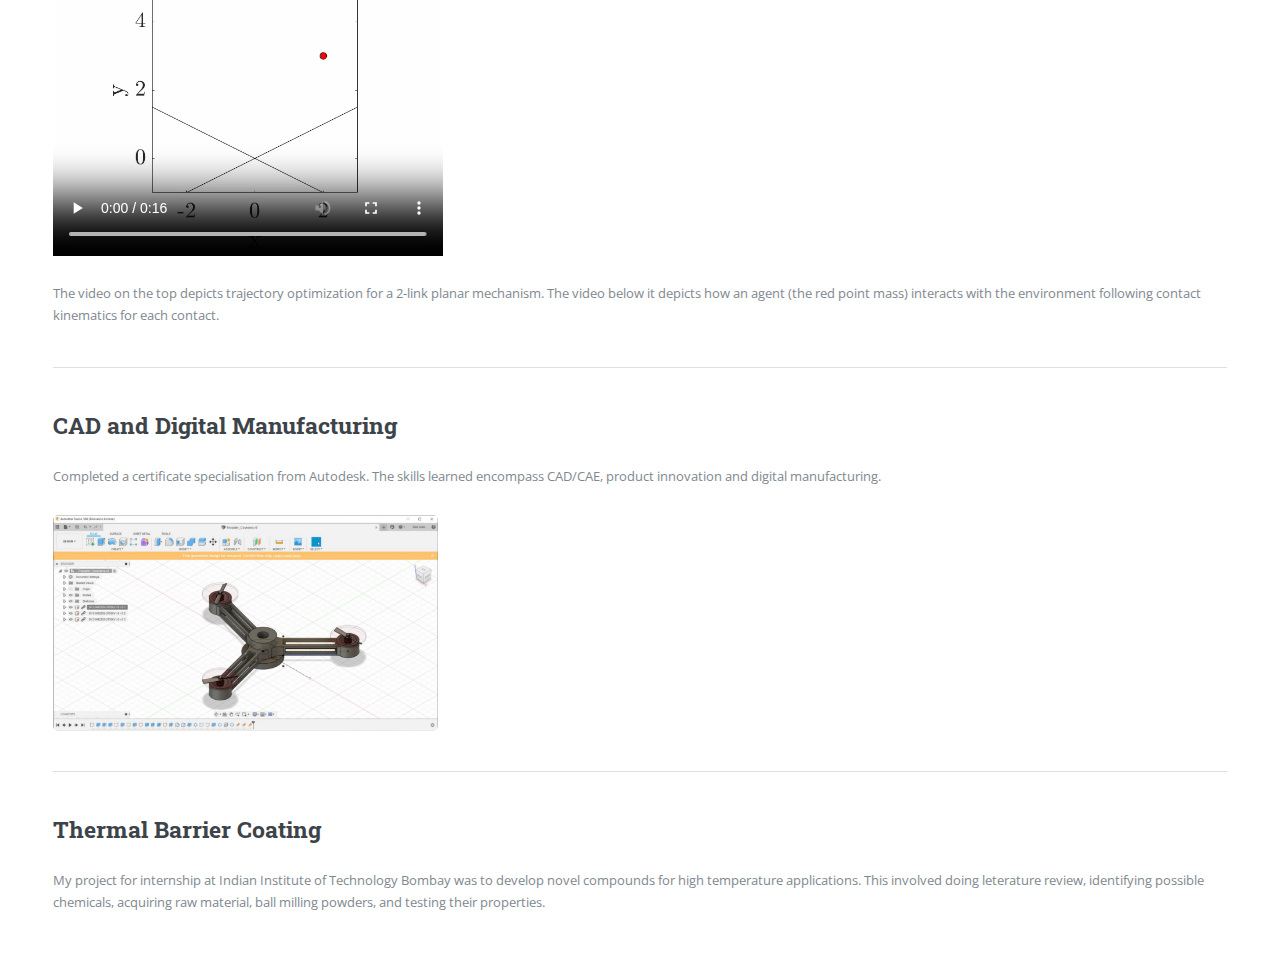
<file: showcase.html>
<!DOCTYPE HTML>
<!--
	Editorial by HTML5 UP
	html5up.net | @ajlkn
	Free for personal and commercial use under the CCA 3.0 license (html5up.net/license)
-->
<html>
	<head>
		<!-- Google tag (gtag.js) -->
		<script async src="https://www.googletagmanager.com/gtag/js?id=G-4N1E99E00S"></script>
		<script>
		  window.dataLayer = window.dataLayer || [];
		  function gtag(){dataLayer.push(arguments);}
		  gtag('js', new Date());
		
		  gtag('config', 'G-4N1E99E00S');
		</script>
		
		<title>Project Showcase</title>
		<meta charset="utf-8" />
		<meta name="viewport" content="width=device-width, initial-scale=1, user-scalable=no" />
		<link rel="stylesheet" href="assets/css/main.css" />
	</head>
	<body class="is-preload">

		<!-- Wrapper -->
			<div id="wrapper">

				<!-- Main -->
					<div id="main">
						<div class="inner">

							<!-- Header -->
								<header id="header">
									<a href="index.html" class="logo"><strong>Personal Website</strong> by Neel Joshi</a>
									<ul class="icons">
										<li><a href="http://www.linkedin.com/in/neeldjoshi" class="icon brands fa-linkedin"><span class="label">Linkedin</span></a></li>
										<!-- <li><a href="#" class="icon brands fa-twitter"><span class="label">Twitter</span></a></li> -->
										<li><a href="https://github.com/neeldjoshi97" class="icon brands fa-github"><span class="label">Github</span></a></li>
										<!-- <li><a href="#" class="icon brands fa-facebook-f"><span class="label">Facebook</span></a></li> -->
										<!-- <li><a href="#" class="icon brands fa-snapchat-ghost"><span class="label">Snapchat</span></a></li> -->
									</ul>
								</header>

							<!-- Content -->
								<section>
									<header class="main">
										<!-- <h1>Projects</h1> -->
									</header>

<!-- 									<span class="image main"><img src="images/project.jpg" alt="" /></span> -->

									<p>Here are some of the projects I love to share with folks:</p>
									<!-- <p>[_]</p>
									<p>[_]</p> -->

									<hr class="major" />
									<h2>Electron-Ion Collider</h2>
									<p> I briefly worked on the <a href="https://www.bnl.gov/eic/">EIC</a> as a Mechanical Engineer.
										I contributed towards following:
									<br> 1. Optimisation of beam-line absorbers of 591 MHz accelerator assembly
									<br> 2. Optimisation of heat station location on 394 MHz accelerator coaxial cable
									<div class="box alt">
										<div class="row gtr-50 gtr-uniform">
											<div class="col-4"><span class="image fit"><img src="images/bnl.jpg" alt="dt" /></span></div>
											<div class="col-4"><span class="image fit"><img src="images/eic_schematic.jpg" alt="dt" /></span></div>
										</div>
									</div>
									Above: view of RHIC which will be replaced with EIC (left), schematic of the future EIC (right). Images by
									Brookhaven National Lab.
									</p>


									<hr class='major' />
									<h2>Dynamic Object Detection and Warning System</h2>
									<p>Built collision warning system for vehicle perception stack; calibrated dynamic object detection with segmentation.
										Combined depth estimation, semantic segmentation, and lane detection with obstacle identification on drivable surface
										(shown below implementation in Carla)</p>
									<div class="box alt">
										<div class="row gtr-50 gtr-uniform">
											<div class="col-4"><span class="image fit"><img src="images/orig_img.PNG" alt="dt" /></span></div>
											<div class="col-4"><span class="image fit"><img src="images/all_lanes_img.PNG" alt="dt" /></span></div>
											<div class="col-4"><span class="image fit"><img src="images/lanes_img.PNG" alt="dt" /></span></div>
										</div>
									</div>
									<div class="box alt">
										<div class="row gtr-50 gtr-uniform">
											<div class="col-4"><span class="image fit"><img src="images/drivable_img.PNG" alt="dt" /></span></div>
											<div class="col-4"><span class="image fit"><img src="images/lane_test_img.PNG" alt="dt" /></span></div>
											<div class="col-4"><span class="image fit"><img src="images/warn_sys_img.PNG" alt="dt" /></span></div>
										</div>
									</div>

									<hr class='major' />
									<h2>Error State Extended Kalman Filter</h2>
									<p>I coded an Error State Extended Kalman Filter from scratch and tested it on observations (IMU, GNSS and LIDAR) generated using the CARLA Simulator.
									</p>
									<div class="box alt">
										<div class="row gtr-50 gtr-uniform">
											<div class="col-4"><span class="image fit"><img src="images/slam_ref.PNG" alt="dt" /></span></div>
											<div class="col-4"><span class="image fit"><img src="images/slam_tuned.PNG" alt="dt" /></span></div>
											<div class="col-4"><span class="image fit"><img src="images/slam_params.PNG" alt="dt" /></span></div>
										</div>
									</div>
									<p>
										The filter was tuned within <b>3 sigma</b> limits for 2 adversarial scenarios:
										<br>1. The <b>calibration</b> between the car and the LIDAR sensor frame is miscalculated
										<br>2. Some portion of the trajectory estimation has <b>poor/no GNSS signal</b> e.g. during a tunnel
										</p>

									<hr class="major" />
									<h2>Human Activity Recognition (HAR) using Deep Learning</h2>
									<p>I worked on building and deploying <b>AI</b> models for classifying data from wearable sensors to identify patient gait e.g.
										walking, running, sprinting, sleeping etc. Patients suffering from <b>ACL injury</b> are sent back to their daily activities
										(for rehabilitation) wearing these sensors. Data collected from their movement is analysed to identify their gait and
										for help in medical analysis.</p>
										<p>This included
											<br>1. Researching <b>state-of-the-art</b> model archetecures for HAR
											<br>2. Training and testing more than <b>50</b> deep learning models
											<br>3. Fine tuning for <b>generalization</b> on unseen data from patients with ICL injury (sparse data - not enough for training)</p>
										<p>This work at the Musculoskeletal Biomechanics Lab was supported by Research Fellowship from CMU.</p>

									<hr class="major" />
									<h2>Digital Twin Simulation of Safety-Critical Scenarios</h2>
									<p>Our project was featured in <b>US Department of Transportation</b> <a href="https://www.youtube.com/watch?v=l84QFbJ4AbQ">video</a> on <b>Cyber Security</b>.</p>
									<div class="box alt">
										<div class="row gtr-50 gtr-uniform">
											<div class="col-4"><span class="image fit"><img src="images/digital_twin_1.png" alt="dt" /></span></div>
											<div class="col-4"><span class="image fit"><img src="images/digital_twin_2.png" alt="dt" /></span></div>
										</div>
									</div>
									<p>This was inspired by a <b>real life incident</b> in July 2021 when a Tesla owner was driving his car on autopilot. In the evening,
										the moon with a yellowish tinge rose right in front of the car, which the autopilot thought as a yellow traffic light. The car
										kept slowing down till the moon went above its perception horizon. This sounds interesting at first, although this could have
										easily invited safety-critical scenarios e.g. an unbeknownst driver running over from behind. We as a team of 3 replicated this
										exact scenario <b>FOR THE FIRST TIME</b> using state-of-the-art Digital Twin technology and wanted to show that:</p>
										<p> 1) such situation could
										invite safety critical scenarios and <br> 2) using defensive techniques can avoid such adversarial scenarios. We successfully showed
										that <b>98%</b> of such scenarios can be easily avoided using both real-time as well as definitive methods.</p>

										<p>I am grateful to Prof. Ding Zhao for approving my concept for this project and to Wenhao Ding for giving full support throughout the duration of the project.</p>

									<hr class="major" />
									<h2>High Speed Acuator Inspired from Chameleon Tongue</h2>
									<p>Did you know that a Chameleon can shoot out its tongue upto 2-3 times its body length within a few miliseconds?</p>
									<div class="box alt">
										<div class="row gtr-50 gtr-uniform">
											<div class="col-4"><span class="image fit"><img src="images/tongue.jpg" alt="latimes" /></span></div>
											<div class="col-4"><span class="image fit"><img src="images/tongue_grasp.JPG" alt="" /></span></div>
										</div>
									</div>
									<p>Above: Chameleon shooting its tongue (left, from LA Times), bioinspired actuator grasping an artificial orange (right)</p>
									<p>The tissues within the tongue act like naturally loaded springs, which produce accelerations in the order of 300 m/s^2 - fastest for any
										living animal species!</p>
									<p>I modelled the dynamics of the tongue as a <b>spring mass system</b> (with two masses each with a spring) with the end mass as the end-effector weight. The end
										mass would change when grasping an object and dragging it back to the base. I was able to decide spring stiffness required for shooting the robotic
										tongue by 2 ft. This was made possible by replicating the telescopic packaging of tissues in the real tongue.</p>
									<p>Future work may involve manufacturing a soft robotic actuator working at high frequency. This could help in factory automation
										with reduced impact while grabbing object. The control of such an actuator will be another equally interesting challenge.</p>

									<hr class="major" />
									<h2>All Terrain Differential Drive with Soft Wheels</h2>
									<p>Soft Robotics is evolving as a promising paradigm of collaborative and sustainable robotics. We as a group of 3 worked on creating a wheeled
										mobile robot with inflatable/deflatable soft wheels. With different levels of inflation/deflation, the robot can take a turn (without a
										differential drive) or run over unequal terrains.</p>
									<div class="box alt">
										<div class="row gtr-50 gtr-uniform">
											<div class="col-4"><span class="image fit"><img src="images/inflated.jpg" alt="" /></span></div>
											<div class="col-4"><span class="image fit"><img src="images/deflated.jpg" alt="" /></span></div>
										</div>
										<div class="row gtr-50 gtr-uniform">
											<div class="col-4"><span class="image fit"><img src="images/wheel_testing.jpg" alt="" /></span></div>
											<div class="col-4"><span class="image fit"><img src="images/wheel_testing_2.jpg" alt="" /></span></div>
										</div>
									</div>
									<p>Potential applications include driving on challenging terrains like snow, mud, sand; impact reduction mechanism during unavoidable collision;
									 amphibious maneuver, etc.</p>

									<hr class="major" />
									<h2>Dense Feature Matching</h2>
									<p>This was implemented as the final project for the class 'Computer Vision for Engineers'.
										We worked as a team of 4 classmates. The final Python script integrates the individual parts of the
										process such that the input of multiple 2D images is processed to output 3D point co-ordinates
										in <b>Polygon File Format</b> which can be imported into any 3D rendering software.</p>

									<p>Using the standard Baby image, if one finds the SIFT feature matches in the left and the right image
										(stereo pair) and locate arbitrarily 2 of them like shown (bright red spots):</p>
									<div class="box alt">
										<div class="row gtr-50 gtr-uniform">
											<div class="col-4"><span class="image fit"><img src="images/baby_left.png" alt="" /></span></div>
											<div class="col-4"><span class="image fit"><img src="images/baby_right.png" alt="" /></span></div>
										</div>
									</div>
									<p>Now after implementing the feature search algorithm, these are all the possible matches one gets with <b>ZNCC</b> threshold of 0.99999:</p>
									<div class="box alt">
										<div class="row gtr-50 gtr-uniform">
											<div class="col-4"><span class="image fit"><img src="images/baby_left_matched.png" alt="" /></span></div>
											<div class="col-4"><span class="image fit"><img src="images/baby_right_matched.png" alt="" /></span></div>
										</div>
									</div>
									<p>I built a keyPair class to store matched keypoints efficiently and used Heap memory for swift sorting:</p>

									<pre><code>
class keyPair():
	def __init__(...):

	def __lt__(...):

	def __eq__(...):

	def __str__(...):

	def getKeypoints(...):

									</code></pre>

									<hr class="major" />
									<h2>Applied Computer Vision</h2>
									<p>Object identification:</p>
									<div class="box alt">
										<div class="row gtr-50 gtr-uniform">
											<div class="col-4"><span class="image fit"><img src="images/all-parts.png" alt="" /></span></div>
											<div class="col-4"><span class="image fit"><img src="images/all-parts-output.png" alt="" /></span></div>
										</div>
									</div>
									<p>Locating breast cancer:</p>
									<div class="box alt">
										<div class="row gtr-50 gtr-uniform">
											<div class="col-4"><span class="image fit"><img src="images/x-ray.png" alt="" /></span></div>
											<div class="col-4"><span class="image fit"><img src="images/x-ray-color.png" alt="" /></span></div>
										</div>
									</div>
									<p>Edge detection:</p>
									<div class="box alt">
										<div class="row gtr-50 gtr-uniform">
											<div class="col-4"><span class="image fit"><img src="images/gear.png" alt="" /></span></div>
											<div class="col-4"><span class="image fit"><img src="images/gear-canny.png" alt="" /></span></div>
										</div>
									</div>
									<p>Image refinement:</p>
									<div class="box alt">
										<div class="row gtr-50 gtr-uniform">
											<div class="col-4"><span class="image fit"><img src="images/pots.png" alt="" /></span></div>
											<div class="col-4"><span class="image fit"><img src="images/pots-clean.png" alt="" /></span></div>
										</div>
									</div>
									<p>Scene blending:</p>
									<div class="box alt">
										<div class="row gtr-50 gtr-uniform">
											<div class="col-4"><span class="image fit"><img src="images/door-stitched.jpg" alt="" /></span></div>
											<div class="col-4"><span class="image fit"><img src="images/pittsburgh-stitched.jpg" alt="" /></span></div>
										</div>
									</div>
									<p>Crack detection:</p>
									<div class="box alt">
										<div class="row gtr-50 gtr-uniform">
											<div class="col-4"><span class="image fit"><img src="images/wall2-original.png" alt="" /></span></div>
											<div class="col-4"><span class="image fit"><img src="images/wall2-cracks.png" alt="" /></span></div>
										</div>
									</div>
									<p>Fault detection:</p>
									<div class="box alt">
										<div class="row gtr-50 gtr-uniform">
											<div class="col-4"><span class="image fit"><img src="images/spade-terminal.png" alt="" /></span></div>
											<div class="col-4"><span class="image fit"><img src="images/spade-terminal-output.png" alt="" /></span></div>
										</div>
									</div>


									<h2>Controller Programming for Autonomous Vehicles</h2>
									<p>For every CMU student who takes 24-677 Modern Control: Theory and Design, the excitement peaks when they have
										to implement theory acquired in class in actual Python programs. Each student has to program advanced controllers
										for simulating a car (this time it was a Tesla Model 3) to drive safely along a virtual replica of the road which
										runs behind CMU campus. The course instructors race all the cars against each other and declare the top winners.</p>
									<p>While working on vehicle dynamics in simulations, I learned to tune basic PID controller, using both the gains method
										and pole placement; discrete-time infinite horizon LQR controller alongwith A* path planning to maneuver around obstacles
										and Extended Kalman Filter Simultaneous Localization and Mapping (EKF SLAM) to filter observation noise.</p>
									<div class="box alt">
										<div class="row gtr-50 gtr-uniform">
											<div class="col-4"><span class="image fit"><img src="images/a_star_3.PNG" alt="" /></span></div>
											<div class="col-4"><span class="image fit"><img src="images/a_star_2.PNG" alt="" /></span></div>
											<div class="col-4"><span class="image fit"><img src="images/a_star_1.PNG" alt="" /></span></div>
										</div>
									</div>
									<p><i> <b>When competed against a class of ~65, my programmed car finished in top 8.</b> </i></p>
									<p>Results of EKF SLAM:</p>
									<div class="box alt">
										<div class="row gtr-50 gtr-uniform">
											<div class="col-4"><span class="image fit"><img src="images/ekf_1.PNG" alt="" /></span></div>
											<div class="col-4"><span class="image fit"><img src="images/ekf_2.PNG" alt="" /></span></div>
										</div>
									</div>
									<p>For the closing part, I designed a Model Reference Adaptive Controller to study the
										effect of sudden failure in the thrust of a quadrotor mid-air.</p>
									<div class="box alt">
										<div class="row gtr-50 gtr-uniform">
											<div class="col-4"><span class="image fit"><img src="images/mrac.PNG" alt="" /></span></div>
										</div>
									</div>

									<hr class="major" />
									<h2>Robotic Simulations</h2>
									<p>During the pandemic, I spent my time in learning skills which would help me in my master's education at CMU.
										I started with preliminary reads from websites like Wikipedia and slowly advanced till managing simulations
										in software like CoppeliaSim.</p>
									<div class="box alt">
										<div class="row gtr-50 gtr-uniform">
											<video src="the_videos/coppelia.webm" width="600" height="450" autoplay controls preload="auto">
										</div>
									</div>
									<p><b>Click on the image to view the video</b></p>

									<hr class="major" />
									<h2>Trajectory Optimization and Contact Kinematics</h2>
									<p>The dynamics of robotic systems focus on the mathematical structure of the dynamics and numerical analysis.
										A more formal mathematical framework for kinematics and dynamics should take into account the contact conditions, friction,
										hybrid dynamical systems, timestepping simulation and contact invariant optimization.</p>

									<div class="box alt">
										<div class="row gtr-50 gtr-uniform">
											<video src="the_videos/2_link.mp4" width="400" height="300" autoplay controls preload="auto">
										</div>
										<div class="row gtr-50 gtr-uniform">
											<video src="the_videos/contacts.mp4" width="400" height="300" autoplay controls preload="auto"></video>
										</div>
									</div>
									<p>The video on the top depicts trajectory optimization for a 2-link planar mechanism. The video below it depicts how an agent
										(the red point mass) interacts with the environment following contact kinematics for each contact.</p>

									<hr class="major" />
									<h2>CAD and Digital Manufacturing</h2>
									<p>Completed a certificate specialisation from Autodesk. The skills learned encompass CAD/CAE, product innovation and digital manufacturing.</p>

									<div class="box alt">
										<div class="row gtr-50 gtr-uniform">
											<div class="col-4"><span class="image fit"><img src="images/tricopter.PNG" alt="" /></span></div>
										</div>
									</div>

									<hr class="major" />
									<h2>Thermal Barrier Coating</h2>
									<p>My project for internship at Indian Institute of Technology Bombay was to develop novel compounds for high temperature applications.
									This involved doing leterature review, identifying possible chemicals, acquiring raw material, ball milling powders, and testing their properties.</p>


									<!-- <hr class="major" /> -->

									<!-- <h2>Project 3</h2>
									<p>[_]</p>
									<p>[_]</p> -->

								</section>

						</div>
					</div>

				<!-- Sidebar -->
					<div id="sidebar">
						<div class="inner">

							<!-- Search -->
								<!-- <section id="search" class="alt">
									<form method="post" action="#">
										<input type="text" name="query" id="query" placeholder="Search" />
									</form>
								</section> -->

							<!-- Menu -->
								<nav id="menu">
									<header class="major">
										<h2>Menu</h2>
									</header>
									<ul>
										<li><a href="index.html">Homepage</a></li>
										<li><a href="showcase.html">Showcase</a></li>
										<li><a href="hobbies.html">Hobbies</a></li>
										<!-- <li>
											<span class="opener">Submenu</span>
											<ul>
												<li><a href="#">Lorem Dolor</a></li>
												<li><a href="#">Ipsum Adipiscing</a></li>
												<li><a href="#">Tempus Magna</a></li>
												<li><a href="#">Feugiat Veroeros</a></li>
											</ul>
										</li>
										<li><a href="#">Etiam Dolore</a></li>
										<li><a href="#">Adipiscing</a></li>
										<li>
											<span class="opener">Another Submenu</span>
											<ul>
												<li><a href="#">Lorem Dolor</a></li>
												<li><a href="#">Ipsum Adipiscing</a></li>
												<li><a href="#">Tempus Magna</a></li>
												<li><a href="#">Feugiat Veroeros</a></li>
											</ul>
										</li>
										<li><a href="#">Maximus Erat</a></li>
										<li><a href="#">Sapien Mauris</a></li>
										<li><a href="#">Amet Lacinia</a></li> -->
									</ul>
								</nav>

							<!-- Section -->
								<section>
									<header class="major">
										<h2>Get in touch</h2>
									</header>
									<p></p>
									<ul class="contact">
										<li class="icon solid fa-envelope"><a href="mailto: neeldjoshi@gmail.com">neeldjoshi@gmail.com</a></li>
<!-- 										<li class="icon solid fa-phone">(412) 954-8693</li> -->
										<!-- <li class="icon solid fa-home">1234 Somewhere Road #8254<br />
										Nashville, TN 00000-0000</li> -->
									</ul>
								</section>

							<!-- Footer -->
								<footer id="footer">
									<p class="copyright">&copy; Neel Joshi 2024. All rights reserved. Design: <a href="https://html5up.net">HTML5 UP</a>.</p>
								</footer>

						</div>
					</div>

			</div>

		<!-- Scripts -->
			<script src="assets/js/jquery.min.js"></script>
			<script src="assets/js/browser.min.js"></script>
			<script src="assets/js/breakpoints.min.js"></script>
			<script src="assets/js/util.js"></script>
			<script src="assets/js/main.js"></script>

	</body>
</html>
</file>
<file: assets/css/main.css>
@import url(fontawesome-all.min.css);
@import url("https://fonts.googleapis.com/css?family=Open+Sans:400,600,400italic,600italic|Roboto+Slab:400,700");
/*
	Editorial by HTML5 UP
	html5up.net | @ajlkn
	Free for personal and commercial use under the CCA 3.0 license (html5up.net/license)
*/
html, body, div, span, applet, object,
iframe, h1, h2, h3, h4, h5, h6, p, blockquote,
pre, a, abbr, acronym, address, big, cite,
code, del, dfn, em, img, ins, kbd, q, s, samp,
small, strike, strong, sub, sup, tt, var, b,
u, i, center, dl, dt, dd, ol, ul, li, fieldset,
form, label, legend, table, caption, tbody,
tfoot, thead, tr, th, td, article, aside,
canvas, details, embed, figure, figcaption,
footer, header, hgroup, menu, nav, output, ruby,
section, summary, time, mark, audio, video {
  margin: 0;
  padding: 0;
  border: 0;
  font-size: 100%;
  font: inherit;
  vertical-align: baseline; }

article, aside, details, figcaption, figure,
footer, header, hgroup, menu, nav, section {
  display: block; }

body {
  line-height: 1; }

ol, ul {
  list-style: none; }

blockquote, q {
  quotes: none; }
  blockquote:before, blockquote:after, q:before, q:after {
    content: '';
    content: none; }

table {
  border-collapse: collapse;
  border-spacing: 0; }

body {
  -webkit-text-size-adjust: none; }

mark {
  background-color: transparent;
  color: inherit; }

input::-moz-focus-inner {
  border: 0;
  padding: 0; }

input, select, textarea {
  -moz-appearance: none;
  -webkit-appearance: none;
  -ms-appearance: none;
  appearance: none; }

/* Basic */
@-ms-viewport {
  width: device-width; }

body {
  -ms-overflow-style: scrollbar; }

@media screen and (max-width: 480px) {
  html, body {
    min-width: 320px; } }

html {
  box-sizing: border-box; }

*, *:before, *:after {
  box-sizing: inherit; }

body {
  background: #ffffff; }
  body.is-preload *, body.is-preload *:before, body.is-preload *:after, body.is-resizing *, body.is-resizing *:before, body.is-resizing *:after {
    -moz-animation: none !important;
    -webkit-animation: none !important;
    -ms-animation: none !important;
    animation: none !important;
    -moz-transition: none !important;
    -webkit-transition: none !important;
    -ms-transition: none !important;
    transition: none !important; }

/* Type */
body, input, select, textarea {
  color: #7f888f;
  font-family: "Open Sans", sans-serif;
  font-size: 13pt;
  font-weight: 400;
  line-height: 1.65; }
  @media screen and (max-width: 1680px) {
    body, input, select, textarea {
      font-size: 11pt; } }
  @media screen and (max-width: 1280px) {
    body, input, select, textarea {
      font-size: 10pt; } }
  @media screen and (max-width: 360px) {
    body, input, select, textarea {
      font-size: 9pt; } }

a {
  -moz-transition: color 0.2s ease-in-out, border-bottom-color 0.2s ease-in-out;
  -webkit-transition: color 0.2s ease-in-out, border-bottom-color 0.2s ease-in-out;
  -ms-transition: color 0.2s ease-in-out, border-bottom-color 0.2s ease-in-out;
  transition: color 0.2s ease-in-out, border-bottom-color 0.2s ease-in-out;
  border-bottom: dotted 1px;
  color: #f56a6a;
  text-decoration: none; }
  a:hover {
    border-bottom-color: #f56a6a;
    color: #f56a6a !important; }
    a:hover strong {
      color: inherit; }

strong, b {
  color: #3d4449;
  font-weight: 600; }

em, i {
  font-style: italic; }

p {
  margin: 0 0 2em 0; }

h1, h2, h3, h4, h5, h6 {
  color: #3d4449;
  font-family: "Roboto Slab", serif;
  font-weight: 700;
  line-height: 1.5;
  margin: 0 0 1em 0; }
  h1 a, h2 a, h3 a, h4 a, h5 a, h6 a {
    color: inherit;
    text-decoration: none;
    border-bottom: 0; }

h1 {
  font-size: 4em;
  margin: 0 0 0.5em 0;
  line-height: 1.3; }

h2 {
  font-size: 1.75em; }

h3 {
  font-size: 1.25em; }

h4 {
  font-size: 1.1em; }

h5 {
  font-size: 0.9em; }

h6 {
  font-size: 0.7em; }

@media screen and (max-width: 1680px) {
  h1 {
    font-size: 3.5em; } }

@media screen and (max-width: 980px) {
  h1 {
    font-size: 3.25em; } }

@media screen and (max-width: 736px) {
  h1 {
    font-size: 2em;
    line-height: 1.4; }
  h2 {
    font-size: 1.5em; } }

sub {
  font-size: 0.8em;
  position: relative;
  top: 0.5em; }

sup {
  font-size: 0.8em;
  position: relative;
  top: -0.5em; }

blockquote {
  border-left: solid 3px rgba(210, 215, 217, 0.75);
  font-style: italic;
  margin: 0 0 2em 0;
  padding: 0.5em 0 0.5em 2em; }

code {
  background: rgba(230, 235, 237, 0.25);
  border-radius: 0.375em;
  border: solid 1px rgba(210, 215, 217, 0.75);
  font-family: "Courier New", monospace;
  font-size: 0.9em;
  margin: 0 0.25em;
  padding: 0.25em 0.65em; }

pre {
  -webkit-overflow-scrolling: touch;
  font-family: "Courier New", monospace;
  font-size: 0.9em;
  margin: 0 0 2em 0; }
  pre code {
    display: block;
    line-height: 1.75;
    padding: 1em 1.5em;
    overflow-x: auto; }

hr {
  border: 0;
  border-bottom: solid 1px rgba(210, 215, 217, 0.75);
  margin: 2em 0; }
  hr.major {
    margin: 3em 0; }

.align-left {
  text-align: left; }

.align-center {
  text-align: center; }

.align-right {
  text-align: right; }

/* Row */
.row {
  display: flex;
  flex-wrap: wrap;
  box-sizing: border-box;
  align-items: stretch; }
  .row > * {
    box-sizing: border-box; }
  .row.gtr-uniform > * > :last-child {
    margin-bottom: 0; }
  .row.aln-left {
    justify-content: flex-start; }
  .row.aln-center {
    justify-content: center; }
  .row.aln-right {
    justify-content: flex-end; }
  .row.aln-top {
    align-items: flex-start; }
  .row.aln-middle {
    align-items: center; }
  .row.aln-bottom {
    align-items: flex-end; }
  .row > .imp {
    order: -1; }
  .row > .col-1 {
    width: 8.33333%; }
  .row > .off-1 {
    margin-left: 8.33333%; }
  .row > .col-2 {
    width: 16.66667%; }
  .row > .off-2 {
    margin-left: 16.66667%; }
  .row > .col-3 {
    width: 25%; }
  .row > .off-3 {
    margin-left: 25%; }
  .row > .col-4 {
    width: 33.33333%; }
  .row > .off-4 {
    margin-left: 33.33333%; }
  .row > .col-5 {
    width: 41.66667%; }
  .row > .off-5 {
    margin-left: 41.66667%; }
  .row > .col-6 {
    width: 50%; }
  .row > .off-6 {
    margin-left: 50%; }
  .row > .col-7 {
    width: 58.33333%; }
  .row > .off-7 {
    margin-left: 58.33333%; }
  .row > .col-8 {
    width: 66.66667%; }
  .row > .off-8 {
    margin-left: 66.66667%; }
  .row > .col-9 {
    width: 75%; }
  .row > .off-9 {
    margin-left: 75%; }
  .row > .col-10 {
    width: 83.33333%; }
  .row > .off-10 {
    margin-left: 83.33333%; }
  .row > .col-11 {
    width: 91.66667%; }
  .row > .off-11 {
    margin-left: 91.66667%; }
  .row > .col-12 {
    width: 100%; }
  .row > .off-12 {
    margin-left: 100%; }
  .row.gtr-0 {
    margin-top: 0;
    margin-left: 0em; }
    .row.gtr-0 > * {
      padding: 0 0 0 0em; }
    .row.gtr-0.gtr-uniform {
      margin-top: 0em; }
      .row.gtr-0.gtr-uniform > * {
        padding-top: 0em; }
  .row.gtr-25 {
    margin-top: 0;
    margin-left: -0.375em; }
    .row.gtr-25 > * {
      padding: 0 0 0 0.375em; }
    .row.gtr-25.gtr-uniform {
      margin-top: -0.375em; }
      .row.gtr-25.gtr-uniform > * {
        padding-top: 0.375em; }
  .row.gtr-50 {
    margin-top: 0;
    margin-left: -0.75em; }
    .row.gtr-50 > * {
      padding: 0 0 0 0.75em; }
    .row.gtr-50.gtr-uniform {
      margin-top: -0.75em; }
      .row.gtr-50.gtr-uniform > * {
        padding-top: 0.75em; }
  .row {
    margin-top: 0;
    margin-left: -1.5em; }
    .row > * {
      padding: 0 0 0 1.5em; }
    .row.gtr-uniform {
      margin-top: -1.5em; }
      .row.gtr-uniform > * {
        padding-top: 1.5em; }
  .row.gtr-150 {
    margin-top: 0;
    margin-left: -2.25em; }
    .row.gtr-150 > * {
      padding: 0 0 0 2.25em; }
    .row.gtr-150.gtr-uniform {
      margin-top: -2.25em; }
      .row.gtr-150.gtr-uniform > * {
        padding-top: 2.25em; }
  .row.gtr-200 {
    margin-top: 0;
    margin-left: -3em; }
    .row.gtr-200 > * {
      padding: 0 0 0 3em; }
    .row.gtr-200.gtr-uniform {
      margin-top: -3em; }
      .row.gtr-200.gtr-uniform > * {
        padding-top: 3em; }
  @media screen and (max-width: 1680px) {
    .row {
      display: flex;
      flex-wrap: wrap;
      box-sizing: border-box;
      align-items: stretch; }
      .row > * {
        box-sizing: border-box; }
      .row.gtr-uniform > * > :last-child {
        margin-bottom: 0; }
      .row.aln-left {
        justify-content: flex-start; }
      .row.aln-center {
        justify-content: center; }
      .row.aln-right {
        justify-content: flex-end; }
      .row.aln-top {
        align-items: flex-start; }
      .row.aln-middle {
        align-items: center; }
      .row.aln-bottom {
        align-items: flex-end; }
      .row > .imp-xlarge {
        order: -1; }
      .row > .col-1-xlarge {
        width: 8.33333%; }
      .row > .off-1-xlarge {
        margin-left: 8.33333%; }
      .row > .col-2-xlarge {
        width: 16.66667%; }
      .row > .off-2-xlarge {
        margin-left: 16.66667%; }
      .row > .col-3-xlarge {
        width: 25%; }
      .row > .off-3-xlarge {
        margin-left: 25%; }
      .row > .col-4-xlarge {
        width: 33.33333%; }
      .row > .off-4-xlarge {
        margin-left: 33.33333%; }
      .row > .col-5-xlarge {
        width: 41.66667%; }
      .row > .off-5-xlarge {
        margin-left: 41.66667%; }
      .row > .col-6-xlarge {
        width: 50%; }
      .row > .off-6-xlarge {
        margin-left: 50%; }
      .row > .col-7-xlarge {
        width: 58.33333%; }
      .row > .off-7-xlarge {
        margin-left: 58.33333%; }
      .row > .col-8-xlarge {
        width: 66.66667%; }
      .row > .off-8-xlarge {
        margin-left: 66.66667%; }
      .row > .col-9-xlarge {
        width: 75%; }
      .row > .off-9-xlarge {
        margin-left: 75%; }
      .row > .col-10-xlarge {
        width: 83.33333%; }
      .row > .off-10-xlarge {
        margin-left: 83.33333%; }
      .row > .col-11-xlarge {
        width: 91.66667%; }
      .row > .off-11-xlarge {
        margin-left: 91.66667%; }
      .row > .col-12-xlarge {
        width: 100%; }
      .row > .off-12-xlarge {
        margin-left: 100%; }
      .row.gtr-0 {
        margin-top: 0;
        margin-left: 0em; }
        .row.gtr-0 > * {
          padding: 0 0 0 0em; }
        .row.gtr-0.gtr-uniform {
          margin-top: 0em; }
          .row.gtr-0.gtr-uniform > * {
            padding-top: 0em; }
      .row.gtr-25 {
        margin-top: 0;
        margin-left: -0.375em; }
        .row.gtr-25 > * {
          padding: 0 0 0 0.375em; }
        .row.gtr-25.gtr-uniform {
          margin-top: -0.375em; }
          .row.gtr-25.gtr-uniform > * {
            padding-top: 0.375em; }
      .row.gtr-50 {
        margin-top: 0;
        margin-left: -0.75em; }
        .row.gtr-50 > * {
          padding: 0 0 0 0.75em; }
        .row.gtr-50.gtr-uniform {
          margin-top: -0.75em; }
          .row.gtr-50.gtr-uniform > * {
            padding-top: 0.75em; }
      .row {
        margin-top: 0;
        margin-left: -1.5em; }
        .row > * {
          padding: 0 0 0 1.5em; }
        .row.gtr-uniform {
          margin-top: -1.5em; }
          .row.gtr-uniform > * {
            padding-top: 1.5em; }
      .row.gtr-150 {
        margin-top: 0;
        margin-left: -2.25em; }
        .row.gtr-150 > * {
          padding: 0 0 0 2.25em; }
        .row.gtr-150.gtr-uniform {
          margin-top: -2.25em; }
          .row.gtr-150.gtr-uniform > * {
            padding-top: 2.25em; }
      .row.gtr-200 {
        margin-top: 0;
        margin-left: -3em; }
        .row.gtr-200 > * {
          padding: 0 0 0 3em; }
        .row.gtr-200.gtr-uniform {
          margin-top: -3em; }
          .row.gtr-200.gtr-uniform > * {
            padding-top: 3em; } }
  @media screen and (max-width: 1280px) {
    .row {
      display: flex;
      flex-wrap: wrap;
      box-sizing: border-box;
      align-items: stretch; }
      .row > * {
        box-sizing: border-box; }
      .row.gtr-uniform > * > :last-child {
        margin-bottom: 0; }
      .row.aln-left {
        justify-content: flex-start; }
      .row.aln-center {
        justify-content: center; }
      .row.aln-right {
        justify-content: flex-end; }
      .row.aln-top {
        align-items: flex-start; }
      .row.aln-middle {
        align-items: center; }
      .row.aln-bottom {
        align-items: flex-end; }
      .row > .imp-large {
        order: -1; }
      .row > .col-1-large {
        width: 8.33333%; }
      .row > .off-1-large {
        margin-left: 8.33333%; }
      .row > .col-2-large {
        width: 16.66667%; }
      .row > .off-2-large {
        margin-left: 16.66667%; }
      .row > .col-3-large {
        width: 25%; }
      .row > .off-3-large {
        margin-left: 25%; }
      .row > .col-4-large {
        width: 33.33333%; }
      .row > .off-4-large {
        margin-left: 33.33333%; }
      .row > .col-5-large {
        width: 41.66667%; }
      .row > .off-5-large {
        margin-left: 41.66667%; }
      .row > .col-6-large {
        width: 50%; }
      .row > .off-6-large {
        margin-left: 50%; }
      .row > .col-7-large {
        width: 58.33333%; }
      .row > .off-7-large {
        margin-left: 58.33333%; }
      .row > .col-8-large {
        width: 66.66667%; }
      .row > .off-8-large {
        margin-left: 66.66667%; }
      .row > .col-9-large {
        width: 75%; }
      .row > .off-9-large {
        margin-left: 75%; }
      .row > .col-10-large {
        width: 83.33333%; }
      .row > .off-10-large {
        margin-left: 83.33333%; }
      .row > .col-11-large {
        width: 91.66667%; }
      .row > .off-11-large {
        margin-left: 91.66667%; }
      .row > .col-12-large {
        width: 100%; }
      .row > .off-12-large {
        margin-left: 100%; }
      .row.gtr-0 {
        margin-top: 0;
        margin-left: 0em; }
        .row.gtr-0 > * {
          padding: 0 0 0 0em; }
        .row.gtr-0.gtr-uniform {
          margin-top: 0em; }
          .row.gtr-0.gtr-uniform > * {
            padding-top: 0em; }
      .row.gtr-25 {
        margin-top: 0;
        margin-left: -0.375em; }
        .row.gtr-25 > * {
          padding: 0 0 0 0.375em; }
        .row.gtr-25.gtr-uniform {
          margin-top: -0.375em; }
          .row.gtr-25.gtr-uniform > * {
            padding-top: 0.375em; }
      .row.gtr-50 {
        margin-top: 0;
        margin-left: -0.75em; }
        .row.gtr-50 > * {
          padding: 0 0 0 0.75em; }
        .row.gtr-50.gtr-uniform {
          margin-top: -0.75em; }
          .row.gtr-50.gtr-uniform > * {
            padding-top: 0.75em; }
      .row {
        margin-top: 0;
        margin-left: -1.5em; }
        .row > * {
          padding: 0 0 0 1.5em; }
        .row.gtr-uniform {
          margin-top: -1.5em; }
          .row.gtr-uniform > * {
            padding-top: 1.5em; }
      .row.gtr-150 {
        margin-top: 0;
        margin-left: -2.25em; }
        .row.gtr-150 > * {
          padding: 0 0 0 2.25em; }
        .row.gtr-150.gtr-uniform {
          margin-top: -2.25em; }
          .row.gtr-150.gtr-uniform > * {
            padding-top: 2.25em; }
      .row.gtr-200 {
        margin-top: 0;
        margin-left: -3em; }
        .row.gtr-200 > * {
          padding: 0 0 0 3em; }
        .row.gtr-200.gtr-uniform {
          margin-top: -3em; }
          .row.gtr-200.gtr-uniform > * {
            padding-top: 3em; } }
  @media screen and (max-width: 980px) {
    .row {
      display: flex;
      flex-wrap: wrap;
      box-sizing: border-box;
      align-items: stretch; }
      .row > * {
        box-sizing: border-box; }
      .row.gtr-uniform > * > :last-child {
        margin-bottom: 0; }
      .row.aln-left {
        justify-content: flex-start; }
      .row.aln-center {
        justify-content: center; }
      .row.aln-right {
        justify-content: flex-end; }
      .row.aln-top {
        align-items: flex-start; }
      .row.aln-middle {
        align-items: center; }
      .row.aln-bottom {
        align-items: flex-end; }
      .row > .imp-medium {
        order: -1; }
      .row > .col-1-medium {
        width: 8.33333%; }
      .row > .off-1-medium {
        margin-left: 8.33333%; }
      .row > .col-2-medium {
        width: 16.66667%; }
      .row > .off-2-medium {
        margin-left: 16.66667%; }
      .row > .col-3-medium {
        width: 25%; }
      .row > .off-3-medium {
        margin-left: 25%; }
      .row > .col-4-medium {
        width: 33.33333%; }
      .row > .off-4-medium {
        margin-left: 33.33333%; }
      .row > .col-5-medium {
        width: 41.66667%; }
      .row > .off-5-medium {
        margin-left: 41.66667%; }
      .row > .col-6-medium {
        width: 50%; }
      .row > .off-6-medium {
        margin-left: 50%; }
      .row > .col-7-medium {
        width: 58.33333%; }
      .row > .off-7-medium {
        margin-left: 58.33333%; }
      .row > .col-8-medium {
        width: 66.66667%; }
      .row > .off-8-medium {
        margin-left: 66.66667%; }
      .row > .col-9-medium {
        width: 75%; }
      .row > .off-9-medium {
        margin-left: 75%; }
      .row > .col-10-medium {
        width: 83.33333%; }
      .row > .off-10-medium {
        margin-left: 83.33333%; }
      .row > .col-11-medium {
        width: 91.66667%; }
      .row > .off-11-medium {
        margin-left: 91.66667%; }
      .row > .col-12-medium {
        width: 100%; }
      .row > .off-12-medium {
        margin-left: 100%; }
      .row.gtr-0 {
        margin-top: 0;
        margin-left: 0em; }
        .row.gtr-0 > * {
          padding: 0 0 0 0em; }
        .row.gtr-0.gtr-uniform {
          margin-top: 0em; }
          .row.gtr-0.gtr-uniform > * {
            padding-top: 0em; }
      .row.gtr-25 {
        margin-top: 0;
        margin-left: -0.375em; }
        .row.gtr-25 > * {
          padding: 0 0 0 0.375em; }
        .row.gtr-25.gtr-uniform {
          margin-top: -0.375em; }
          .row.gtr-25.gtr-uniform > * {
            padding-top: 0.375em; }
      .row.gtr-50 {
        margin-top: 0;
        margin-left: -0.75em; }
        .row.gtr-50 > * {
          padding: 0 0 0 0.75em; }
        .row.gtr-50.gtr-uniform {
          margin-top: -0.75em; }
          .row.gtr-50.gtr-uniform > * {
            padding-top: 0.75em; }
      .row {
        margin-top: 0;
        margin-left: -1.5em; }
        .row > * {
          padding: 0 0 0 1.5em; }
        .row.gtr-uniform {
          margin-top: -1.5em; }
          .row.gtr-uniform > * {
            padding-top: 1.5em; }
      .row.gtr-150 {
        margin-top: 0;
        margin-left: -2.25em; }
        .row.gtr-150 > * {
          padding: 0 0 0 2.25em; }
        .row.gtr-150.gtr-uniform {
          margin-top: -2.25em; }
          .row.gtr-150.gtr-uniform > * {
            padding-top: 2.25em; }
      .row.gtr-200 {
        margin-top: 0;
        margin-left: -3em; }
        .row.gtr-200 > * {
          padding: 0 0 0 3em; }
        .row.gtr-200.gtr-uniform {
          margin-top: -3em; }
          .row.gtr-200.gtr-uniform > * {
            padding-top: 3em; } }
  @media screen and (max-width: 736px) {
    .row {
      display: flex;
      flex-wrap: wrap;
      box-sizing: border-box;
      align-items: stretch; }
      .row > * {
        box-sizing: border-box; }
      .row.gtr-uniform > * > :last-child {
        margin-bottom: 0; }
      .row.aln-left {
        justify-content: flex-start; }
      .row.aln-center {
        justify-content: center; }
      .row.aln-right {
        justify-content: flex-end; }
      .row.aln-top {
        align-items: flex-start; }
      .row.aln-middle {
        align-items: center; }
      .row.aln-bottom {
        align-items: flex-end; }
      .row > .imp-small {
        order: -1; }
      .row > .col-1-small {
        width: 8.33333%; }
      .row > .off-1-small {
        margin-left: 8.33333%; }
      .row > .col-2-small {
        width: 16.66667%; }
      .row > .off-2-small {
        margin-left: 16.66667%; }
      .row > .col-3-small {
        width: 25%; }
      .row > .off-3-small {
        margin-left: 25%; }
      .row > .col-4-small {
        width: 33.33333%; }
      .row > .off-4-small {
        margin-left: 33.33333%; }
      .row > .col-5-small {
        width: 41.66667%; }
      .row > .off-5-small {
        margin-left: 41.66667%; }
      .row > .col-6-small {
        width: 50%; }
      .row > .off-6-small {
        margin-left: 50%; }
      .row > .col-7-small {
        width: 58.33333%; }
      .row > .off-7-small {
        margin-left: 58.33333%; }
      .row > .col-8-small {
        width: 66.66667%; }
      .row > .off-8-small {
        margin-left: 66.66667%; }
      .row > .col-9-small {
        width: 75%; }
      .row > .off-9-small {
        margin-left: 75%; }
      .row > .col-10-small {
        width: 83.33333%; }
      .row > .off-10-small {
        margin-left: 83.33333%; }
      .row > .col-11-small {
        width: 91.66667%; }
      .row > .off-11-small {
        margin-left: 91.66667%; }
      .row > .col-12-small {
        width: 100%; }
      .row > .off-12-small {
        margin-left: 100%; }
      .row.gtr-0 {
        margin-top: 0;
        margin-left: 0em; }
        .row.gtr-0 > * {
          padding: 0 0 0 0em; }
        .row.gtr-0.gtr-uniform {
          margin-top: 0em; }
          .row.gtr-0.gtr-uniform > * {
            padding-top: 0em; }
      .row.gtr-25 {
        margin-top: 0;
        margin-left: -0.375em; }
        .row.gtr-25 > * {
          padding: 0 0 0 0.375em; }
        .row.gtr-25.gtr-uniform {
          margin-top: -0.375em; }
          .row.gtr-25.gtr-uniform > * {
            padding-top: 0.375em; }
      .row.gtr-50 {
        margin-top: 0;
        margin-left: -0.75em; }
        .row.gtr-50 > * {
          padding: 0 0 0 0.75em; }
        .row.gtr-50.gtr-uniform {
          margin-top: -0.75em; }
          .row.gtr-50.gtr-uniform > * {
            padding-top: 0.75em; }
      .row {
        margin-top: 0;
        margin-left: -1.5em; }
        .row > * {
          padding: 0 0 0 1.5em; }
        .row.gtr-uniform {
          margin-top: -1.5em; }
          .row.gtr-uniform > * {
            padding-top: 1.5em; }
      .row.gtr-150 {
        margin-top: 0;
        margin-left: -2.25em; }
        .row.gtr-150 > * {
          padding: 0 0 0 2.25em; }
        .row.gtr-150.gtr-uniform {
          margin-top: -2.25em; }
          .row.gtr-150.gtr-uniform > * {
            padding-top: 2.25em; }
      .row.gtr-200 {
        margin-top: 0;
        margin-left: -3em; }
        .row.gtr-200 > * {
          padding: 0 0 0 3em; }
        .row.gtr-200.gtr-uniform {
          margin-top: -3em; }
          .row.gtr-200.gtr-uniform > * {
            padding-top: 3em; } }
  @media screen and (max-width: 480px) {
    .row {
      display: flex;
      flex-wrap: wrap;
      box-sizing: border-box;
      align-items: stretch; }
      .row > * {
        box-sizing: border-box; }
      .row.gtr-uniform > * > :last-child {
        margin-bottom: 0; }
      .row.aln-left {
        justify-content: flex-start; }
      .row.aln-center {
        justify-content: center; }
      .row.aln-right {
        justify-content: flex-end; }
      .row.aln-top {
        align-items: flex-start; }
      .row.aln-middle {
        align-items: center; }
      .row.aln-bottom {
        align-items: flex-end; }
      .row > .imp-xsmall {
        order: -1; }
      .row > .col-1-xsmall {
        width: 8.33333%; }
      .row > .off-1-xsmall {
        margin-left: 8.33333%; }
      .row > .col-2-xsmall {
        width: 16.66667%; }
      .row > .off-2-xsmall {
        margin-left: 16.66667%; }
      .row > .col-3-xsmall {
        width: 25%; }
      .row > .off-3-xsmall {
        margin-left: 25%; }
      .row > .col-4-xsmall {
        width: 33.33333%; }
      .row > .off-4-xsmall {
        margin-left: 33.33333%; }
      .row > .col-5-xsmall {
        width: 41.66667%; }
      .row > .off-5-xsmall {
        margin-left: 41.66667%; }
      .row > .col-6-xsmall {
        width: 50%; }
      .row > .off-6-xsmall {
        margin-left: 50%; }
      .row > .col-7-xsmall {
        width: 58.33333%; }
      .row > .off-7-xsmall {
        margin-left: 58.33333%; }
      .row > .col-8-xsmall {
        width: 66.66667%; }
      .row > .off-8-xsmall {
        margin-left: 66.66667%; }
      .row > .col-9-xsmall {
        width: 75%; }
      .row > .off-9-xsmall {
        margin-left: 75%; }
      .row > .col-10-xsmall {
        width: 83.33333%; }
      .row > .off-10-xsmall {
        margin-left: 83.33333%; }
      .row > .col-11-xsmall {
        width: 91.66667%; }
      .row > .off-11-xsmall {
        margin-left: 91.66667%; }
      .row > .col-12-xsmall {
        width: 100%; }
      .row > .off-12-xsmall {
        margin-left: 100%; }
      .row.gtr-0 {
        margin-top: 0;
        margin-left: 0em; }
        .row.gtr-0 > * {
          padding: 0 0 0 0em; }
        .row.gtr-0.gtr-uniform {
          margin-top: 0em; }
          .row.gtr-0.gtr-uniform > * {
            padding-top: 0em; }
      .row.gtr-25 {
        margin-top: 0;
        margin-left: -0.375em; }
        .row.gtr-25 > * {
          padding: 0 0 0 0.375em; }
        .row.gtr-25.gtr-uniform {
          margin-top: -0.375em; }
          .row.gtr-25.gtr-uniform > * {
            padding-top: 0.375em; }
      .row.gtr-50 {
        margin-top: 0;
        margin-left: -0.75em; }
        .row.gtr-50 > * {
          padding: 0 0 0 0.75em; }
        .row.gtr-50.gtr-uniform {
          margin-top: -0.75em; }
          .row.gtr-50.gtr-uniform > * {
            padding-top: 0.75em; }
      .row {
        margin-top: 0;
        margin-left: -1.5em; }
        .row > * {
          padding: 0 0 0 1.5em; }
        .row.gtr-uniform {
          margin-top: -1.5em; }
          .row.gtr-uniform > * {
            padding-top: 1.5em; }
      .row.gtr-150 {
        margin-top: 0;
        margin-left: -2.25em; }
        .row.gtr-150 > * {
          padding: 0 0 0 2.25em; }
        .row.gtr-150.gtr-uniform {
          margin-top: -2.25em; }
          .row.gtr-150.gtr-uniform > * {
            padding-top: 2.25em; }
      .row.gtr-200 {
        margin-top: 0;
        margin-left: -3em; }
        .row.gtr-200 > * {
          padding: 0 0 0 3em; }
        .row.gtr-200.gtr-uniform {
          margin-top: -3em; }
          .row.gtr-200.gtr-uniform > * {
            padding-top: 3em; } }

/* Section/Article */
section.special, article.special {
  text-align: center; }

header p {
  font-family: "Roboto Slab", serif;
  font-size: 1em;
  font-weight: 400;
  letter-spacing: 0.075em;
  margin-top: -0.5em;
  text-transform: uppercase; }

header.major > :last-child {
  border-bottom: solid 3px #f56a6a;
  display: inline-block;
  margin: 0 0 2em 0;
  padding: 0 0.75em 0.5em 0; }

header.main > :last-child {
  margin: 0 0 1em 0; }

/* Form */
form {
  margin: 0 0 2em 0; }

label {
  color: #3d4449;
  display: block;
  font-size: 0.9em;
  font-weight: 600;
  margin: 0 0 1em 0; }

input[type="text"],
input[type="password"],
input[type="email"],
input[type="tel"],
input[type="search"],
input[type="url"],
select,
textarea {
  -moz-appearance: none;
  -webkit-appearance: none;
  -ms-appearance: none;
  appearance: none;
  background: #ffffff;
  border-radius: 0.375em;
  border: none;
  border: solid 1px rgba(210, 215, 217, 0.75);
  color: inherit;
  display: block;
  outline: 0;
  padding: 0 1em;
  text-decoration: none;
  width: 100%; }
  input[type="text"]:invalid,
  input[type="password"]:invalid,
  input[type="email"]:invalid,
  input[type="tel"]:invalid,
  input[type="search"]:invalid,
  input[type="url"]:invalid,
  select:invalid,
  textarea:invalid {
    box-shadow: none; }
  input[type="text"]:focus,
  input[type="password"]:focus,
  input[type="email"]:focus,
  input[type="tel"]:focus,
  input[type="search"]:focus,
  input[type="url"]:focus,
  select:focus,
  textarea:focus {
    border-color: #f56a6a;
    box-shadow: 0 0 0 1px #f56a6a; }

select {
  background-image: url("data:image/svg+xml;charset=utf8,%3Csvg xmlns='http://www.w3.org/2000/svg' width='40' height='40' preserveAspectRatio='none' viewBox='0 0 40 40'%3E%3Cpath d='M9.4,12.3l10.4,10.4l10.4-10.4c0.2-0.2,0.5-0.4,0.9-0.4c0.3,0,0.6,0.1,0.9,0.4l3.3,3.3c0.2,0.2,0.4,0.5,0.4,0.9 c0,0.4-0.1,0.6-0.4,0.9L20.7,31.9c-0.2,0.2-0.5,0.4-0.9,0.4c-0.3,0-0.6-0.1-0.9-0.4L4.3,17.3c-0.2-0.2-0.4-0.5-0.4-0.9 c0-0.4,0.1-0.6,0.4-0.9l3.3-3.3c0.2-0.2,0.5-0.4,0.9-0.4S9.1,12.1,9.4,12.3z' fill='rgba(210, 215, 217, 0.75)' /%3E%3C/svg%3E");
  background-size: 1.25em;
  background-repeat: no-repeat;
  background-position: calc(100% - 1em) center;
  height: 2.75em;
  padding-right: 2.75em;
  text-overflow: ellipsis; }
  select option {
    color: #3d4449;
    background: #ffffff; }
  select:focus::-ms-value {
    background-color: transparent; }
  select::-ms-expand {
    display: none; }

input[type="text"],
input[type="password"],
input[type="email"],
input[type="tel"],
input[type="search"],
input[type="url"],
select {
  height: 2.75em; }

textarea {
  padding: 0.75em 1em; }

input[type="checkbox"],
input[type="radio"] {
  -moz-appearance: none;
  -webkit-appearance: none;
  -ms-appearance: none;
  appearance: none;
  display: block;
  float: left;
  margin-right: -2em;
  opacity: 0;
  width: 1em;
  z-index: -1; }
  input[type="checkbox"] + label,
  input[type="radio"] + label {
    text-decoration: none;
    color: #7f888f;
    cursor: pointer;
    display: inline-block;
    font-size: 1em;
    font-weight: 400;
    padding-left: 2.4em;
    padding-right: 0.75em;
    position: relative; }
    input[type="checkbox"] + label:before,
    input[type="radio"] + label:before {
      -moz-osx-font-smoothing: grayscale;
      -webkit-font-smoothing: antialiased;
      display: inline-block;
      font-style: normal;
      font-variant: normal;
      text-rendering: auto;
      line-height: 1;
      text-transform: none !important;
      font-family: 'Font Awesome 5 Free';
      font-weight: 900; }
    input[type="checkbox"] + label:before,
    input[type="radio"] + label:before {
      background: #ffffff;
      border-radius: 0.375em;
      border: solid 1px rgba(210, 215, 217, 0.75);
      content: '';
      display: inline-block;
      font-size: 0.8em;
      height: 2.0625em;
      left: 0;
      line-height: 2.0625em;
      position: absolute;
      text-align: center;
      top: 0;
      width: 2.0625em; }
  input[type="checkbox"]:checked + label:before,
  input[type="radio"]:checked + label:before {
    background: #3d4449;
    border-color: #3d4449;
    color: #ffffff;
    content: '\f00c'; }
  input[type="checkbox"]:focus + label:before,
  input[type="radio"]:focus + label:before {
    border-color: #f56a6a;
    box-shadow: 0 0 0 1px #f56a6a; }

input[type="checkbox"] + label:before {
  border-radius: 0.375em; }

input[type="radio"] + label:before {
  border-radius: 100%; }

::-webkit-input-placeholder {
  color: #9fa3a6 !important;
  opacity: 1.0; }

:-moz-placeholder {
  color: #9fa3a6 !important;
  opacity: 1.0; }

::-moz-placeholder {
  color: #9fa3a6 !important;
  opacity: 1.0; }

:-ms-input-placeholder {
  color: #9fa3a6 !important;
  opacity: 1.0; }

/* Box */
.box {
  border-radius: 0.375em;
  border: solid 1px rgba(210, 215, 217, 0.75);
  margin-bottom: 2em;
  padding: 1.5em; }
  .box > :last-child,
  .box > :last-child > :last-child,
  .box > :last-child > :last-child > :last-child {
    margin-bottom: 0; }
  .box.alt {
    border: 0;
    border-radius: 0;
    padding: 0; }

/* Icon */
.icon {
  text-decoration: none;
  border-bottom: none;
  position: relative; }
  .icon:before {
    -moz-osx-font-smoothing: grayscale;
    -webkit-font-smoothing: antialiased;
    display: inline-block;
    font-style: normal;
    font-variant: normal;
    text-rendering: auto;
    line-height: 1;
    text-transform: none !important;
    font-family: 'Font Awesome 5 Free';
    font-weight: 400; }
  .icon > .label {
    display: none; }
  .icon:before {
    line-height: inherit; }
  .icon.solid:before {
    font-weight: 900; }
  .icon.brands:before {
    font-family: 'Font Awesome 5 Brands'; }

/* Image */
.image {
  border-radius: 0.375em;
  border: 0;
  display: inline-block;
  pointer-events: none; /* disables all open image in new tab things */
  position: relative; }
  .image img {
    border-radius: 0.375em;
    display: block; }
  .image.left, .image.right {
    max-width: 40%; }
    .image.left img, .image.right img {
      width: 100%; }
  .image.left {
    float: left;
    padding: 0 1.5em 1em 0;
    top: 0.25em; }
  .image.right {
    float: right;
    padding: 0 0 1em 1.5em;
    top: 0.25em; }
  .image.fit {
    display: block;
    margin: 0 0 2em 0;
    width: 100%; }
    .image.fit img {
      width: 100%; }
  .image.main {
    display: block;
    margin: 0 0 3em 0;
    width: 100%; }
    .image.main img {
      width: 100%; }

a.image {
  overflow: hidden; }
  a.image img {
    -moz-transition: -moz-transform 0.2s ease;
    -webkit-transition: -webkit-transform 0.2s ease;
    -ms-transition: -ms-transform 0.2s ease;
    transition: transform 0.2s ease; }
  a.image:hover img {
    -moz-transform: scale(1.075);
    -webkit-transform: scale(1.075);
    -ms-transform: scale(1.075);
    transform: scale(1.075); }

/* List */
ol {
  list-style: decimal;
  margin: 0 0 2em 0;
  padding-left: 1.25em; }
  ol li {
    padding-left: 0.25em; }

ul {
  list-style: disc;
  margin: 0 0 2em 0;
  padding-left: 1em; }
  ul li {
    padding-left: 0.5em; }
  ul.alt {
    list-style: none;
    padding-left: 0; }
    ul.alt li {
      border-top: solid 1px rgba(210, 215, 217, 0.75);
      padding: 0.5em 0; }
      ul.alt li:first-child {
        border-top: 0;
        padding-top: 0; }

dl {
  margin: 0 0 2em 0; }
  dl dt {
    display: block;
    font-weight: 600;
    margin: 0 0 1em 0; }
  dl dd {
    margin-left: 2em; }

/* Actions */
ul.actions {
  display: -moz-flex;
  display: -webkit-flex;
  display: -ms-flex;
  display: flex;
  cursor: default;
  list-style: none;
  margin-left: -1em;
  padding-left: 0; }
  ul.actions li {
    padding: 0 0 0 1em;
    vertical-align: middle; }
  ul.actions.special {
    -moz-justify-content: center;
    -webkit-justify-content: center;
    -ms-justify-content: center;
    justify-content: center;
    width: 100%;
    margin-left: 0; }
    ul.actions.special li:first-child {
      padding-left: 0; }
  ul.actions.stacked {
    -moz-flex-direction: column;
    -webkit-flex-direction: column;
    -ms-flex-direction: column;
    flex-direction: column;
    margin-left: 0; }
    ul.actions.stacked li {
      padding: 1.3em 0 0 0; }
      ul.actions.stacked li:first-child {
        padding-top: 0; }
  ul.actions.fit {
    width: calc(100% + 1em); }
    ul.actions.fit li {
      -moz-flex-grow: 1;
      -webkit-flex-grow: 1;
      -ms-flex-grow: 1;
      flex-grow: 1;
      -moz-flex-shrink: 1;
      -webkit-flex-shrink: 1;
      -ms-flex-shrink: 1;
      flex-shrink: 1;
      width: 100%; }
      ul.actions.fit li > * {
        width: 100%; }
    ul.actions.fit.stacked {
      width: 100%; }

/* Icons */
ul.icons {
  cursor: default;
  list-style: none;
  padding-left: 0; }
  ul.icons li {
    display: inline-block;
    padding: 0 1em 0 0; }
    ul.icons li:last-child {
      padding-right: 0; }
    ul.icons li .icon {
      color: inherit; }
      ul.icons li .icon:before {
        font-size: 1.25em; }

/* Contact */
ul.contact {
  list-style: none;
  padding: 0; }
  ul.contact li {
    text-decoration: none;
    border-top: solid 1px rgba(210, 215, 217, 0.75);
    margin: 1.5em 0 0 0;
    padding: 1.5em 0 0 3em;
    position: relative; }
    ul.contact li:before {
      -moz-osx-font-smoothing: grayscale;
      -webkit-font-smoothing: antialiased;
      display: inline-block;
      font-style: normal;
      font-variant: normal;
      text-rendering: auto;
      line-height: 1;
      text-transform: none !important;
      font-family: 'Font Awesome 5 Free';
      font-weight: 400; }
    ul.contact li:before {
      color: #f56a6a;
      display: inline-block;
      font-size: 1.5em;
      height: 1.125em;
      left: 0;
      line-height: 1.125em;
      position: absolute;
      text-align: center;
      top: 1em;
      width: 1.5em; }
    ul.contact li:first-child {
      border-top: 0;
      margin-top: 0;
      padding-top: 0; }
      ul.contact li:first-child:before {
        top: 0; }
    ul.contact li a {
      color: inherit; }

/* Pagination */
ul.pagination {
  cursor: default;
  list-style: none;
  padding-left: 0; }
  ul.pagination li {
    display: inline-block;
    padding-left: 0;
    vertical-align: middle; }
    ul.pagination li > .page {
      -moz-transition: background-color 0.2s ease-in-out, color 0.2s ease-in-out;
      -webkit-transition: background-color 0.2s ease-in-out, color 0.2s ease-in-out;
      -ms-transition: background-color 0.2s ease-in-out, color 0.2s ease-in-out;
      transition: background-color 0.2s ease-in-out, color 0.2s ease-in-out;
      border-bottom: 0;
      border-radius: 0.375em;
      display: inline-block;
      font-size: 0.8em;
      font-weight: 600;
      height: 2em;
      line-height: 2em;
      margin: 0 0.125em;
      min-width: 2em;
      padding: 0 0.5em;
      text-align: center; }
      ul.pagination li > .page.active {
        background-color: #f56a6a;
        color: #ffffff !important; }
        ul.pagination li > .page.active:hover {
          background-color: #f67878; }
        ul.pagination li > .page.active:active {
          background-color: #f45c5c; }
    ul.pagination li:first-child {
      padding-right: 0.75em; }
    ul.pagination li:last-child {
      padding-left: 0.75em; }
  @media screen and (max-width: 480px) {
    ul.pagination li:nth-child(n+2):nth-last-child(n+2) {
      display: none; }
    ul.pagination li:first-child {
      padding-right: 0; } }

/* Table */
.table-wrapper {
  -webkit-overflow-scrolling: touch;
  overflow-x: auto; }

table {
  margin: 0 0 2em 0;
  width: 100%; }
  table tbody tr {
    border: solid 1px rgba(210, 215, 217, 0.75);
    border-left: 0;
    border-right: 0; }
    table tbody tr:nth-child(2n + 1) {
      background-color: rgba(230, 235, 237, 0.25); }
  table td {
    padding: 0.75em 0.75em; }
  table th {
    color: #3d4449;
    font-size: 0.9em;
    font-weight: 600;
    padding: 0 0.75em 0.75em 0.75em;
    text-align: left; }
  table thead {
    border-bottom: solid 2px rgba(210, 215, 217, 0.75); }
  table tfoot {
    border-top: solid 2px rgba(210, 215, 217, 0.75); }
  table.alt {
    border-collapse: separate; }
    table.alt tbody tr td {
      border: solid 1px rgba(210, 215, 217, 0.75);
      border-left-width: 0;
      border-top-width: 0; }
      table.alt tbody tr td:first-child {
        border-left-width: 1px; }
    table.alt tbody tr:first-child td {
      border-top-width: 1px; }
    table.alt thead {
      border-bottom: 0; }
    table.alt tfoot {
      border-top: 0; }

/* Button */
input[type="submit"],
input[type="reset"],
input[type="button"],
button,
.button {
  -moz-appearance: none;
  -webkit-appearance: none;
  -ms-appearance: none;
  appearance: none;
  -moz-transition: background-color 0.2s ease-in-out, color 0.2s ease-in-out;
  -webkit-transition: background-color 0.2s ease-in-out, color 0.2s ease-in-out;
  -ms-transition: background-color 0.2s ease-in-out, color 0.2s ease-in-out;
  transition: background-color 0.2s ease-in-out, color 0.2s ease-in-out;
  background-color: transparent;
  border-radius: 0.375em;
  border: 0;
  box-shadow: inset 0 0 0 2px #f56a6a;
  color: #f56a6a !important;
  cursor: pointer;
  display: inline-block;
  font-family: "Roboto Slab", serif;
  font-size: 0.8em;
  font-weight: 700;
  height: 3.5em;
  letter-spacing: 0.075em;
  line-height: 3.5em;
  padding: 0 2.25em;
  text-align: center;
  text-decoration: none;
  text-transform: uppercase;
  white-space: nowrap; }
  input[type="submit"]:hover,
  input[type="reset"]:hover,
  input[type="button"]:hover,
  button:hover,
  .button:hover {
    background-color: rgba(245, 106, 106, 0.05); }
  input[type="submit"]:active,
  input[type="reset"]:active,
  input[type="button"]:active,
  button:active,
  .button:active {
    background-color: rgba(245, 106, 106, 0.15); }
  input[type="submit"].icon:before,
  input[type="reset"].icon:before,
  input[type="button"].icon:before,
  button.icon:before,
  .button.icon:before {
    margin-right: 0.5em; }
  input[type="submit"].fit,
  input[type="reset"].fit,
  input[type="button"].fit,
  button.fit,
  .button.fit {
    width: 100%; }
  input[type="submit"].small,
  input[type="reset"].small,
  input[type="button"].small,
  button.small,
  .button.small {
    font-size: 0.6em; }
  input[type="submit"].large,
  input[type="reset"].large,
  input[type="button"].large,
  button.large,
  .button.large {
    font-size: 1em;
    height: 3.65em;
    line-height: 3.65em; }
  input[type="submit"].primary,
  input[type="reset"].primary,
  input[type="button"].primary,
  button.primary,
  .button.primary {
    background-color: #f56a6a;
    box-shadow: none;
    color: #ffffff !important; }
    input[type="submit"].primary:hover,
    input[type="reset"].primary:hover,
    input[type="button"].primary:hover,
    button.primary:hover,
    .button.primary:hover {
      background-color: #f67878; }
    input[type="submit"].primary:active,
    input[type="reset"].primary:active,
    input[type="button"].primary:active,
    button.primary:active,
    .button.primary:active {
      background-color: #f45c5c; }
  input[type="submit"].disabled, input[type="submit"]:disabled,
  input[type="reset"].disabled,
  input[type="reset"]:disabled,
  input[type="button"].disabled,
  input[type="button"]:disabled,
  button.disabled,
  button:disabled,
  .button.disabled,
  .button:disabled {
    pointer-events: none;
    opacity: 0.25; }

/* Mini Posts */
.mini-posts article {
  border-top: solid 1px rgba(210, 215, 217, 0.75);
  margin-top: 2em;
  padding-top: 2em; }
  .mini-posts article .image {
    display: block;
    margin: 0 0 1.5em 0; }
    .mini-posts article .image img {
      display: block;
      width: 100%; }
  .mini-posts article:first-child {
    border-top: 0;
    margin-top: 0;
    padding-top: 0; }

/* Features */
.features {
  display: -moz-flex;
  display: -webkit-flex;
  display: -ms-flex;
  display: flex;
  -moz-flex-wrap: wrap;
  -webkit-flex-wrap: wrap;
  -ms-flex-wrap: wrap;
  flex-wrap: wrap;
  margin: 0 0 2em -3em;
  width: calc(100% + 3em); }
  .features article {
    -moz-align-items: center;
    -webkit-align-items: center;
    -ms-align-items: center;
    align-items: center;
    display: -moz-flex;
    display: -webkit-flex;
    display: -ms-flex;
    display: flex;
    margin: 0 0 3em 3em;
    position: relative;
    width: calc(50% - 3em); }
    .features article:nth-child(2n - 1) {
      margin-right: 1.5em; }
    .features article:nth-child(2n) {
      margin-left: 1.5em; }
    .features article:nth-last-child(1), .features article:nth-last-child(2) {
      margin-bottom: 0; }
    .features article .icon {
      -moz-flex-grow: 0;
      -webkit-flex-grow: 0;
      -ms-flex-grow: 0;
      flex-grow: 0;
      -moz-flex-shrink: 0;
      -webkit-flex-shrink: 0;
      -ms-flex-shrink: 0;
      flex-shrink: 0;
      display: block;
      height: 10em;
      line-height: 10em;
      margin: 0 2em 0 0;
      text-align: center;
      width: 10em; }
      .features article .icon:before {
        color: #f56a6a;
        font-size: 2.75rem;
        position: relative;
        top: 0.05em; }
      .features article .icon:after {
        -moz-transform: rotate(45deg);
        -webkit-transform: rotate(45deg);
        -ms-transform: rotate(45deg);
        transform: rotate(45deg);
        border-radius: 0.25rem;
        border: solid 2px rgba(210, 215, 217, 0.75);
        content: '';
        display: block;
        height: 7em;
        left: 50%;
        margin: -3.5em 0 0 -3.5em;
        position: absolute;
        top: 50%;
        width: 7em; }
    .features article .content {
      -moz-flex-grow: 1;
      -webkit-flex-grow: 1;
      -ms-flex-grow: 1;
      flex-grow: 1;
      -moz-flex-shrink: 1;
      -webkit-flex-shrink: 1;
      -ms-flex-shrink: 1;
      flex-shrink: 1;
      width: 100%; }
      .features article .content > :last-child {
        margin-bottom: 0; }
  @media screen and (max-width: 980px) {
    .features {
      margin: 0 0 2em 0;
      width: 100%; }
      .features article {
        margin: 0 0 3em 0;
        width: 100%; }
        .features article:nth-child(2n - 1) {
          margin-right: 0; }
        .features article:nth-child(2n) {
          margin-left: 0; }
        .features article:nth-last-child(1), .features article:nth-last-child(2) {
          margin-bottom: 3em; }
        .features article:last-child {
          margin-bottom: 0; }
        .features article .icon {
          height: 8em;
          line-height: 8em;
          width: 8em; }
          .features article .icon:before {
            font-size: 2.25rem; }
          .features article .icon:after {
            height: 6em;
            margin: -3em 0 0 -3em;
            width: 6em; } }
  @media screen and (max-width: 480px) {
    .features article {
      -moz-flex-direction: column;
      -webkit-flex-direction: column;
      -ms-flex-direction: column;
      flex-direction: column;
      -moz-align-items: -moz-flex-start;
      -webkit-align-items: -webkit-flex-start;
      -ms-align-items: -ms-flex-start;
      align-items: flex-start; }
      .features article .icon {
        height: 6em;
        line-height: 6em;
        margin: 0 0 1.5em 0;
        width: 6em; }
        .features article .icon:before {
          font-size: 1.5rem; }
        .features article .icon:after {
          height: 4em;
          margin: -2em 0 0 -2em;
          width: 4em; } }
  @media screen and (max-width: 480px) {
    .features article .icon:before {
      font-size: 1.25rem; } }

/* Posts */
.posts {
  display: -moz-flex;
  display: -webkit-flex;
  display: -ms-flex;
  display: flex;
  -moz-flex-wrap: wrap;
  -webkit-flex-wrap: wrap;
  -ms-flex-wrap: wrap;
  flex-wrap: wrap;
  margin: 0 0 2em -6em;
  width: calc(100% + 6em); }
  .posts article {
    -moz-flex-grow: 0;
    -webkit-flex-grow: 0;
    -ms-flex-grow: 0;
    flex-grow: 0;
    -moz-flex-shrink: 1;
    -webkit-flex-shrink: 1;
    -ms-flex-shrink: 1;
    flex-shrink: 1;
    margin: 0 0 6em 6em;
    position: relative;
    width: calc(33.33333% - 6em); }
    .posts article:before {
      background: rgba(210, 215, 217, 0.75);
      content: '';
      display: block;
      height: calc(100% + 6em);
      left: -3em;
      position: absolute;
      top: 0;
      width: 1px; }
    .posts article:after {
      background: rgba(210, 215, 217, 0.75);
      bottom: -3em;
      content: '';
      display: block;
      height: 1px;
      position: absolute;
      right: 0;
      width: calc(100% + 6em); }
    .posts article > :last-child {
      margin-bottom: 0; }
    .posts article .image {
      display: block;
      margin: 0 0 2em 0; }
      .posts article .image img {
        display: block;
        width: 100%; }
  @media screen and (min-width: 1681px) {
    .posts article:nth-child(3n + 1):before {
      display: none; }
    .posts article:nth-child(3n + 1):after {
      width: 100%; }
    .posts article:nth-last-child(1), .posts article:nth-last-child(2), .posts article:nth-last-child(3) {
      margin-bottom: 0; }
      .posts article:nth-last-child(1):before, .posts article:nth-last-child(2):before, .posts article:nth-last-child(3):before {
        height: 100%; }
      .posts article:nth-last-child(1):after, .posts article:nth-last-child(2):after, .posts article:nth-last-child(3):after {
        display: none; } }
  @media screen and (max-width: 1680px) {
    .posts article {
      width: calc(50% - 6em); }
      .posts article:nth-last-child(3) {
        margin-bottom: 6em; } }
  @media screen and (min-width: 481px) and (max-width: 1680px) {
    .posts article:nth-child(2n + 1):before {
      display: none; }
    .posts article:nth-child(2n + 1):after {
      width: 100%; }
    .posts article:nth-last-child(1), .posts article:nth-last-child(2) {
      margin-bottom: 0; }
      .posts article:nth-last-child(1):before, .posts article:nth-last-child(2):before {
        height: 100%; }
      .posts article:nth-last-child(1):after, .posts article:nth-last-child(2):after {
        display: none; } }
  @media screen and (max-width: 736px) {
    .posts {
      margin: 0 0 2em -4.5em;
      width: calc(100% + 4.5em); }
      .posts article {
        margin: 0 0 4.5em 4.5em;
        width: calc(50% - 4.5em); }
        .posts article:before {
          height: calc(100% + 4.5em);
          left: -2.25em; }
        .posts article:after {
          bottom: -2.25em;
          width: calc(100% + 4.5em); }
        .posts article:nth-last-child(3) {
          margin-bottom: 4.5em; } }
  @media screen and (max-width: 480px) {
    .posts {
      margin: 0 0 2em 0;
      width: 100%; }
      .posts article {
        margin: 0 0 4.5em 0;
        width: 100%; }
        .posts article:before {
          display: none; }
        .posts article:after {
          width: 100%; }
        .posts article:last-child {
          margin-bottom: 0; }
          .posts article:last-child:after {
            display: none; } }

/* Wrapper */
#wrapper {
  display: -moz-flex;
  display: -webkit-flex;
  display: -ms-flex;
  display: flex;
  -moz-flex-direction: row-reverse;
  -webkit-flex-direction: row-reverse;
  -ms-flex-direction: row-reverse;
  flex-direction: row-reverse;
  min-height: 100vh; }

/* Main */
#main {
  -moz-flex-grow: 1;
  -webkit-flex-grow: 1;
  -ms-flex-grow: 1;
  flex-grow: 1;
  -moz-flex-shrink: 1;
  -webkit-flex-shrink: 1;
  -ms-flex-shrink: 1;
  flex-shrink: 1;
  width: 100%; }
  #main > .inner {
    padding: 0 6em 0.1em 6em ;
    margin: 0 auto;
    max-width: 110em; }
    #main > .inner > section {
      padding: 6em 0 4em 0 ;
      border-top: solid 2px rgba(210, 215, 217, 0.75); }
      #main > .inner > section:first-of-type {
        border-top: 0 !important; }
  @media screen and (max-width: 1680px) {
    #main > .inner {
      padding: 0 5em 0.1em 5em ; }
      #main > .inner > section {
        padding: 5em 0 3em 0 ; } }
  @media screen and (max-width: 1280px) {
    #main > .inner {
      padding: 0 4em 0.1em 4em ; }
      #main > .inner > section {
        padding: 4em 0 2em 0 ; } }
  @media screen and (max-width: 736px) {
    #main > .inner {
      padding: 0 2em 0.1em 2em ; }
      #main > .inner > section {
        padding: 3em 0 1em 0 ; } }

/* Sidebar */
#search form {
  text-decoration: none;
  position: relative; }
  #search form:before {
    -moz-osx-font-smoothing: grayscale;
    -webkit-font-smoothing: antialiased;
    display: inline-block;
    font-style: normal;
    font-variant: normal;
    text-rendering: auto;
    line-height: 1;
    text-transform: none !important;
    font-family: 'Font Awesome 5 Free';
    font-weight: 900; }
  #search form:before {
    -moz-transform: scaleX(-1);
    -webkit-transform: scaleX(-1);
    -ms-transform: scaleX(-1);
    transform: scaleX(-1);
    color: #7f888f;
    content: '\f002';
    cursor: default;
    display: block;
    font-size: 1.5em;
    height: 2em;
    line-height: 2em;
    opacity: 0.325;
    position: absolute;
    right: 0;
    text-align: center;
    top: 0;
    width: 2em; }
  #search form input[type="text"] {
    padding-right: 2.75em; }

#sidebar {
  -moz-flex-grow: 0;
  -webkit-flex-grow: 0;
  -ms-flex-grow: 0;
  flex-grow: 0;
  -moz-flex-shrink: 0;
  -webkit-flex-shrink: 0;
  -ms-flex-shrink: 0;
  flex-shrink: 0;
  -moz-transition: margin-left 0.5s ease, box-shadow 0.5s ease;
  -webkit-transition: margin-left 0.5s ease, box-shadow 0.5s ease;
  -ms-transition: margin-left 0.5s ease, box-shadow 0.5s ease;
  transition: margin-left 0.5s ease, box-shadow 0.5s ease;
  background-color: #f5f6f7;
  font-size: 0.9em;
  position: relative;
  width: 26em; }
  #sidebar h2 {
    font-size: 1.38889em; }
  #sidebar > .inner {
    padding: 2.22222em 2.22222em 2.44444em 2.22222em ;
    position: relative;
    width: 26em; }
    #sidebar > .inner > * {
      border-bottom: solid 2px rgba(210, 215, 217, 0.75);
      margin: 0 0 3.5em 0;
      padding: 0 0 3.5em 0; }
      #sidebar > .inner > * > :last-child {
        margin-bottom: 0; }
      #sidebar > .inner > *:last-child {
        border-bottom: 0;
        margin-bottom: 0;
        padding-bottom: 0; }
    #sidebar > .inner > .alt {
      background-color: #eff1f2;
      border-bottom: 0;
      margin: -2.22222em 0 4.44444em -2.22222em;
      padding: 2.22222em;
      width: calc(100% + 4.44444em); }
  #sidebar .toggle {
    text-decoration: none;
    -moz-transition: left 0.5s ease;
    -webkit-transition: left 0.5s ease;
    -ms-transition: left 0.5s ease;
    transition: left 0.5s ease;
    -webkit-tap-highlight-color: rgba(255, 255, 255, 0);
    border: 0;
    display: block;
    height: 7.5em;
    left: 26em;
    line-height: 7.5em;
    outline: 0;
    overflow: hidden;
    position: absolute;
    text-align: center;
    text-indent: -15em;
    white-space: nowrap;
    top: 0;
    width: 6em;
    z-index: 10000; }
    #sidebar .toggle:before {
      -moz-osx-font-smoothing: grayscale;
      -webkit-font-smoothing: antialiased;
      display: inline-block;
      font-style: normal;
      font-variant: normal;
      text-rendering: auto;
      line-height: 1;
      text-transform: none !important;
      font-family: 'Font Awesome 5 Free';
      font-weight: 900; }
    #sidebar .toggle:before {
      content: '\f0c9';
      font-size: 2rem;
      height: inherit;
      left: 0;
      line-height: inherit;
      position: absolute;
      text-indent: 0;
      top: 0;
      width: inherit; }
  #sidebar.inactive {
    margin-left: -26em; }
  @media screen and (max-width: 1680px) {
    #sidebar {
      width: 24em; }
      #sidebar > .inner {
        padding: 1.66667em 1.66667em 1.33333em 1.66667em ;
        width: 24em; }
        #sidebar > .inner > .alt {
          margin: -1.66667em 0 3.33333em -1.66667em;
          padding: 1.66667em;
          width: calc(100% + 3.33333em); }
      #sidebar .toggle {
        height: 6.25em;
        left: 24em;
        line-height: 6.25em;
        text-indent: 5em;
        width: 5em; }
        #sidebar .toggle:before {
          font-size: 1.5rem; }
      #sidebar.inactive {
        margin-left: -24em; } }
  @media screen and (max-width: 1280px) {
    #sidebar {
      box-shadow: 0 0 5em 0 rgba(0, 0, 0, 0.175);
      height: 100%;
      left: 0;
      position: fixed;
      top: 0;
      z-index: 10000; }
      #sidebar.inactive {
        box-shadow: none; }
      #sidebar > .inner {
        -webkit-overflow-scrolling: touch;
        height: 100%;
        left: 0;
        overflow-x: hidden;
        overflow-y: auto;
        position: absolute;
        top: 0; }
        #sidebar > .inner:after {
          content: '';
          display: block;
          height: 4em;
          width: 100%; }
      #sidebar .toggle {
        text-indent: 6em;
        width: 6em; }
        #sidebar .toggle:before {
          font-size: 1.5rem;
          margin-left: -0.4375em; }
      body.is-preload #sidebar {
        display: none; } }
  @media screen and (max-width: 736px) {
    #sidebar .toggle {
      text-indent: 7.25em;
      width: 7.25em; }
      #sidebar .toggle:before {
        color: #7f888f;
        margin-left: -0.0625em;
        margin-top: -0.25em;
        font-size: 1.1rem;
        z-index: 1; }
      #sidebar .toggle:after {
        background: rgba(222, 225, 226, 0.75);
        border-radius: 0.375em;
        content: '';
        height: 3.5em;
        left: 1em;
        position: absolute;
        top: 1em;
        width: 5em; } }

/* Header */
#header {
  display: -moz-flex;
  display: -webkit-flex;
  display: -ms-flex;
  display: flex;
  border-bottom: solid 5px #f56a6a;
  padding: 6em 0 1em 0;
  position: relative; }
  #header > * {
    -moz-flex: 1;
    -webkit-flex: 1;
    -ms-flex: 1;
    flex: 1;
    margin-bottom: 0; }
  #header .logo {
    border-bottom: 0;
    color: inherit;
    font-family: "Roboto Slab", serif;
    font-size: 1.125em; }
  #header .icons {
    text-align: right; }
  @media screen and (max-width: 1680px) {
    #header {
      padding-top: 5em; } }
  @media screen and (max-width: 736px) {
    #header {
      padding-top: 6.5em; }
      #header .logo {
        font-size: 1.25em;
        margin: 0; }
      #header .icons {
        height: 5em;
        line-height: 5em;
        position: absolute;
        right: -0.5em;
        top: 0; } }

/* Banner */
#banner {
  padding: 6em 0 4em 0 ;
  display: -moz-flex;
  display: -webkit-flex;
  display: -ms-flex;
  display: flex; }
  #banner h1 {
    margin-top: -0.125em; }
  #banner .content {
    -moz-flex-grow: 1;
    -webkit-flex-grow: 1;
    -ms-flex-grow: 1;
    flex-grow: 1;
    -moz-flex-shrink: 1;
    -webkit-flex-shrink: 1;
    -ms-flex-shrink: 1;
    flex-shrink: 1;
    width: 50%; }
  #banner .image {
    -moz-flex-grow: 0;
    -webkit-flex-grow: 0;
    -ms-flex-grow: 0;
    flex-grow: 0;
    -moz-flex-shrink: 0;
    -webkit-flex-shrink: 0;
    -ms-flex-shrink: 0;
    flex-shrink: 0;
    display: block;
    margin: 0 0 2em 4em;
    width: 50%; }
    #banner .image img {
      height: 100%;
      -moz-object-fit: cover;
      -webkit-object-fit: cover;
      -ms-object-fit: cover;
      object-fit: cover;
      -moz-object-position: center;
      -webkit-object-position: center;
      -ms-object-position: center;
      object-position: center;
      width: 100%; }
  @media screen and (orientation: portrait) {
    #banner {
      -moz-flex-direction: column-reverse;
      -webkit-flex-direction: column-reverse;
      -ms-flex-direction: column-reverse;
      flex-direction: column-reverse; }
      #banner h1 br {
        display: none; }
      #banner .content {
        -moz-flex-grow: 0;
        -webkit-flex-grow: 0;
        -ms-flex-grow: 0;
        flex-grow: 0;
        -moz-flex-shrink: 0;
        -webkit-flex-shrink: 0;
        -ms-flex-shrink: 0;
        flex-shrink: 0;
        width: 100%; }
      #banner .image {
        -moz-flex-grow: 0;
        -webkit-flex-grow: 0;
        -ms-flex-grow: 0;
        flex-grow: 0;
        -moz-flex-shrink: 0;
        -webkit-flex-shrink: 0;
        -ms-flex-shrink: 0;
        flex-shrink: 0;
        margin: 0 0 4em 0;
        height: 25em;
        max-height: 50vh;
        min-height: 18em;
        width: 100%; } }
  @media screen and (orientation: portrait) and (max-width: 480px) {
    #banner .image {
      max-height: 35vh; } }

/* Footer */
#footer .copyright {
  color: #9fa3a6;
  font-size: 0.9em; }
  #footer .copyright a {
    color: inherit; }

/* Menu */
#menu ul {
  -moz-user-select: none;
  -webkit-user-select: none;
  -ms-user-select: none;
  user-select: none;
  color: #3d4449;
  font-family: "Roboto Slab", serif;
  font-weight: 400;
  letter-spacing: 0.075em;
  list-style: none;
  margin-bottom: 0;
  padding: 0;
  text-transform: uppercase; }
  #menu ul a, #menu ul span {
    border-bottom: 0;
    color: inherit;
    cursor: pointer;
    display: block;
    font-size: 0.9em;
    padding: 0.625em 0; }
    #menu ul a:hover, #menu ul span:hover {
      color: #f56a6a; }
    #menu ul a.opener, #menu ul span.opener {
      -moz-transition: color 0.2s ease-in-out;
      -webkit-transition: color 0.2s ease-in-out;
      -ms-transition: color 0.2s ease-in-out;
      transition: color 0.2s ease-in-out;
      text-decoration: none;
      -webkit-tap-highlight-color: rgba(255, 255, 255, 0);
      position: relative; }
      #menu ul a.opener:before, #menu ul span.opener:before {
        -moz-osx-font-smoothing: grayscale;
        -webkit-font-smoothing: antialiased;
        display: inline-block;
        font-style: normal;
        font-variant: normal;
        text-rendering: auto;
        line-height: 1;
        text-transform: none !important;
        font-family: 'Font Awesome 5 Free';
        font-weight: 900; }
      #menu ul a.opener:before, #menu ul span.opener:before {
        -moz-transition: color 0.2s ease-in-out, -moz-transform 0.2s ease-in-out;
        -webkit-transition: color 0.2s ease-in-out, -webkit-transform 0.2s ease-in-out;
        -ms-transition: color 0.2s ease-in-out, -ms-transform 0.2s ease-in-out;
        transition: color 0.2s ease-in-out, transform 0.2s ease-in-out;
        color: #9fa3a6;
        content: '\f078';
        position: absolute;
        right: 0; }
      #menu ul a.opener:hover:before, #menu ul span.opener:hover:before {
        color: #f56a6a; }
      #menu ul a.opener.active + ul, #menu ul span.opener.active + ul {
        display: block; }
      #menu ul a.opener.active:before, #menu ul span.opener.active:before {
        -moz-transform: rotate(-180deg);
        -webkit-transform: rotate(-180deg);
        -ms-transform: rotate(-180deg);
        transform: rotate(-180deg); }

#menu > ul > li {
  border-top: solid 1px rgba(210, 215, 217, 0.75);
  margin: 0.5em 0 0 0;
  padding: 0.5em 0 0 0; }
  #menu > ul > li > ul {
    color: #9fa3a6;
    display: none;
    margin: 0.5em 0 1.5em 0;
    padding-left: 1em; }
    #menu > ul > li > ul a, #menu > ul > li > ul span {
      font-size: 0.8em; }
    #menu > ul > li > ul > li {
      margin: 0.125em 0 0 0;
      padding: 0.125em 0 0 0; }
  #menu > ul > li:first-child {
    border-top: 0;
    margin-top: 0;
    padding-top: 0; }
</file>
